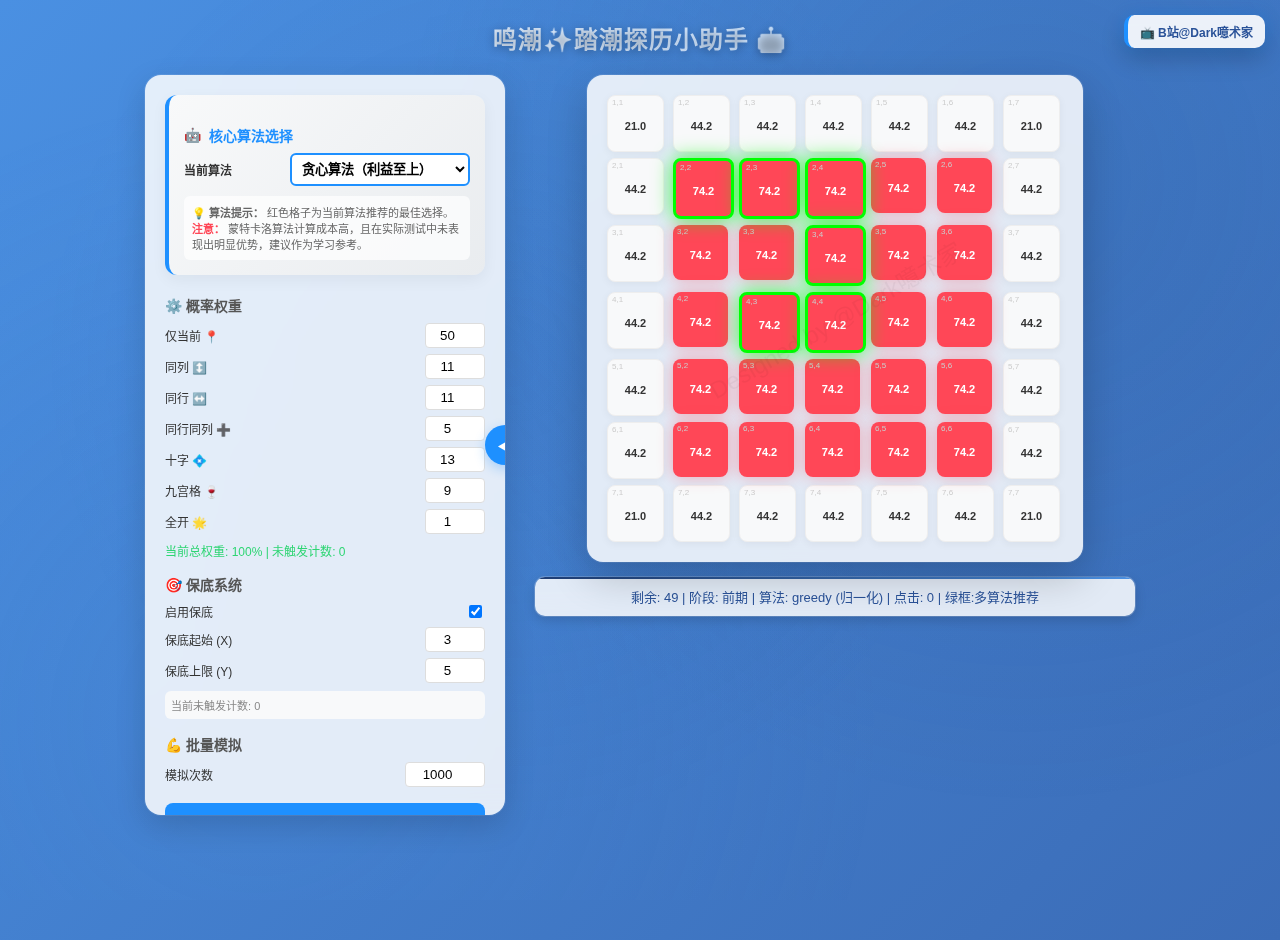
<file: index.html>
<!DOCTYPE html>
<html lang="zh-CN">
<head>
    <link rel="stylesheet" href="style.css">
    <meta charset="UTF-8">
    <meta name="viewport" content="width=device-width, initial-scale=1.0, maximum-scale=1.0, user-scalable=no">
    <title>鸣潮·踏潮探历算法助手 🤖</title>

</head>
<body>

<div class="watermark">
    <b>📺 B站@Dark噫术家</b>
</div>

<div class="header">
    <h2>鸣潮✨踏潮探历小助手 🤖</h2>
</div>

<div class="layout">
    <div class="config-panel" id="configPanel">
        <button class="toggle-btn" onclick="toggleConfig()" id="toggleBtn">◀</button>
        <div class="config-content">
            <!-- 算法选择部分移到最前面，并增加视觉强调 -->
            <div style="background: linear-gradient(135deg, #f8f9fa 0%, #e9ecef 100%); border-radius: 12px; padding: 15px; margin-bottom: 20px; border-left: 4px solid var(--accent); box-shadow: 0 5px 15px rgba(0,0,0,0.05);">
                <h3 style="margin-top:0; font-size:18px; color: var(--accent); display:flex; align-items:center;">
                    <span style="margin-right:8px;">🤖</span> 核心算法选择
                </h3>
                <div style="margin-bottom:10px;">
                    <div class="prob-input-group">
                        <label style="font-weight:bold;">当前算法</label>
                        <select id="algorithmSelect" onchange="updateAlgorithm(this.value)" style="width:180px; padding:6px; border:2px solid var(--accent); border-radius:6px; font-weight:bold; background:white;">
                            <option value="greedy">贪心算法（利益至上）</option>
                            <option value="heuristic">带权启发（战略布局）</option>
                            <option value="entropy">熵减算法（风险对冲）</option>
                            <option value="comprehensive">综合推荐（算法融合）</option>
                            <option value="mcts">蒙特卡洛搜索（深度前瞻）</option>
                            <option value="fastMCTS">快速蒙特卡洛（平衡型）</option>
                        </select>
                    </div>
                    <div class="prob-input-group" id="weightParamGroup" style="display:none;">
                        <label>探索权重 (w)</label>
                        <input type="number" id="heuristicWeight" value="1.0" step="0.1" min="0.1" max="5.0" onchange="updateHeuristicWeight(this.value)" style="width:60px; padding:4px; border:1px solid #ddd; border-radius:4px;">
                    </div>
                    <div class="prob-input-group" id="autoWeightGroup" style="display:none;">
                        <label>权重自动调整</label>
                        <input type="checkbox" id="autoWeight" onchange="toggleAutoWeight(this.checked)" style="width:auto;">
                    </div>
                    <div id="comprehensiveParamGroup" style="display:none; margin-top:10px;">
                        <div style="font-size:12px; margin-bottom:5px; color:#666; font-weight:bold;">参与综合的算法：</div>
                        <div style="display:flex; flex-wrap:wrap; gap:8px;">
                            <label style="font-size:11px; display:flex; align-items:center; background:#fff; padding:4px 8px; border-radius:4px; border:1px solid #ddd;">
                                <input type="checkbox" id="compGreedy" checked onchange="updateComprehensiveAlgorithms()"> 贪心
                            </label>
                            <label style="font-size:11px; display:flex; align-items:center; background:#fff; padding:4px 8px; border-radius:4px; border:1px solid #ddd;">
                                <input type="checkbox" id="compHeuristic" checked onchange="updateComprehensiveAlgorithms()"> 带权启发
                            </label>
                            <label style="font-size:11px; display:flex; align-items:center; background:#fff; padding:4px 8px; border-radius:4px; border:1px solid #ddd;">
                                <input type="checkbox" id="compEntropy" checked onchange="updateComprehensiveAlgorithms()"> 熵减
                            </label>
                            <label style="font-size:11px; display:flex; align-items:center; background:#fff; padding:4px 8px; border-radius:4px; border:1px solid #ddd;">
                                <input type="checkbox" id="compMCTS" onchange="updateComprehensiveAlgorithms()"> 蒙特卡洛
                            </label>
                        </div>
                    </div>
                    <div id="mctsParamGroup" style="display:none; margin-top:10px;">
                        <div class="prob-input-group">
                            <label>模拟次数</label>
                            <input type="number" id="mctsIterations" value="300" min="100" max="2000" onchange="updateMCTSIterations(this.value)" style="width:70px;">
                        </div>
                        <div class="prob-input-group">
                            <label>稳定性模式</label>
                            <input type="checkbox" id="mctsStable" checked onchange="updateMCTSStable(this.checked)" style="width:auto;">
                        </div>
                        <div style="font-size:11px; color:#666; margin-top:5px; padding:5px; background:#f8f9fa; border-radius:4px;">
                            <b>注意：</b> 蒙特卡洛基于随机模拟，结果会有正常波动。开启稳定性模式可减少波动。
                            <span style="color:#ff4757; font-weight:bold;">实际测试表明，蒙特卡洛算法在当前游戏机制下优势有限，计算成本较高。</span>
                        </div>
                    </div>
                    <div id="weightHelp" style="display:none; font-size:11px; color:#666; margin-top:8px; padding:8px; background:#fff; border-radius:6px; border:1px dashed #ddd;">
                        <b>探索权重说明：</b> w值越大，算法越倾向于选择周围未开格子多的位置（探索），w值越小则越关注当前格子直接收益（利用）。推荐值：1.0-2.0。
                    </div>
                </div>
                <div style="font-size:11px; color:#666; margin-top:8px; padding:8px; background:rgba(255,255,255,0.7); border-radius:6px;">
                    <b>💡 算法提示：</b> 红色格子为当前算法推荐的最佳选择。
                    <span style="color:#ff4757; font-weight:bold;">注意：</span> 蒙特卡洛算法计算成本高，且在实际测试中未表现出明显优势，建议作为学习参考。
                </div>
            </div>
            
            <h3 style="margin-top:0; font-size:16px;">⚙️ 概率权重</h3>
            <div id="probInputs"></div>
            <div id="probWarning" style="font-size: 12px; margin: 8px 0;"></div>
            
            <h3 style="margin-top:25px; font-size:16px;">🎯 保底系统</h3>
            <div style="margin-bottom:15px;">
                <div class="prob-input-group">
                    <label>启用保底</label>
                    <input type="checkbox" id="enablePity" onchange="updatePityEnable(this.checked)" style="width:auto;">
                </div>
                <div class="prob-input-group">
                    <label>保底起始 (X)</label>
                    <input type="number" id="pityStart" onchange="updatePityStart(this.value)" min="1" max="20">
                </div>
                <div class="prob-input-group">
                    <label>保底上限 (Y)</label>
                    <input type="number" id="pityMax" onchange="updatePityMax(this.value)" min="2" max="50">
                </div>
                <div style="font-size:11px; color:#888; margin-top:8px; padding:6px; background:#f8f9fa; border-radius:6px;">
                    当前未触发计数: <span id="currentMissesDisplay"></span>
                </div>
            </div>

            <h3 style="margin-top:20px; font-size:16px;">💪 批量模拟</h3>
            <div style="margin-bottom:10px;">
                <div class="prob-input-group">
                    <label>模拟次数</label>
                    <input type="number" id="simIterations" value="1000" min="10" max="10000" style="width:70px;">
                </div>
                <button class="btn-reset" onclick="runBatchSimulation()" style="margin-top:10px; background:var(--accent); padding: 12px; font-size: 14px;">开始批量模拟</button>
                <div id="simResults" style="margin-top:15px; font-size:12px; display:none;">
                    <h4 style="margin:0 0 8px 0; font-size:13px;">模拟结果</h4>
                    <div id="simResultsContent" style="overflow-x: auto;"></div>
                </div>
            </div>
            
            <button class="btn-reset" onclick="confirmReset()">🔄 重置进度</button>
        </div>
    </div>

    <div class="grid-area">
        <div class="grid" id="grid"></div>
        <div class="status-bar" id="statusBar">⏳ 等待操作...</div>
    </div>
</div>

<div id="menu">
    <h4 style="margin:0 0 10px 0; font-size:14px;">✨ 触发事件</h4>
    <div id="menuButtons"></div>
    <button class="menu-btn" onclick="closeMenu()" style="background:#eee; text-align:center; margin-top:5px;">取消</button>
</div>

<div id="winOverlay">
    <div class="win-card">
        <h2>🎉 探历达成！</h2>
        <p id="winMessage" style="color:#666; font-size:14px; line-height:1.6;"></p>
        <button onclick="confirmReset()" style="padding: 10px 20px; background: var(--primary); color:white; border:none; border-radius:8px; cursor:pointer; width:100%; font-weight:bold;">开启新一轮 🚀</button>
    </div>
</div>
<script src="script.js"></script>
</body>
</html>
</file>
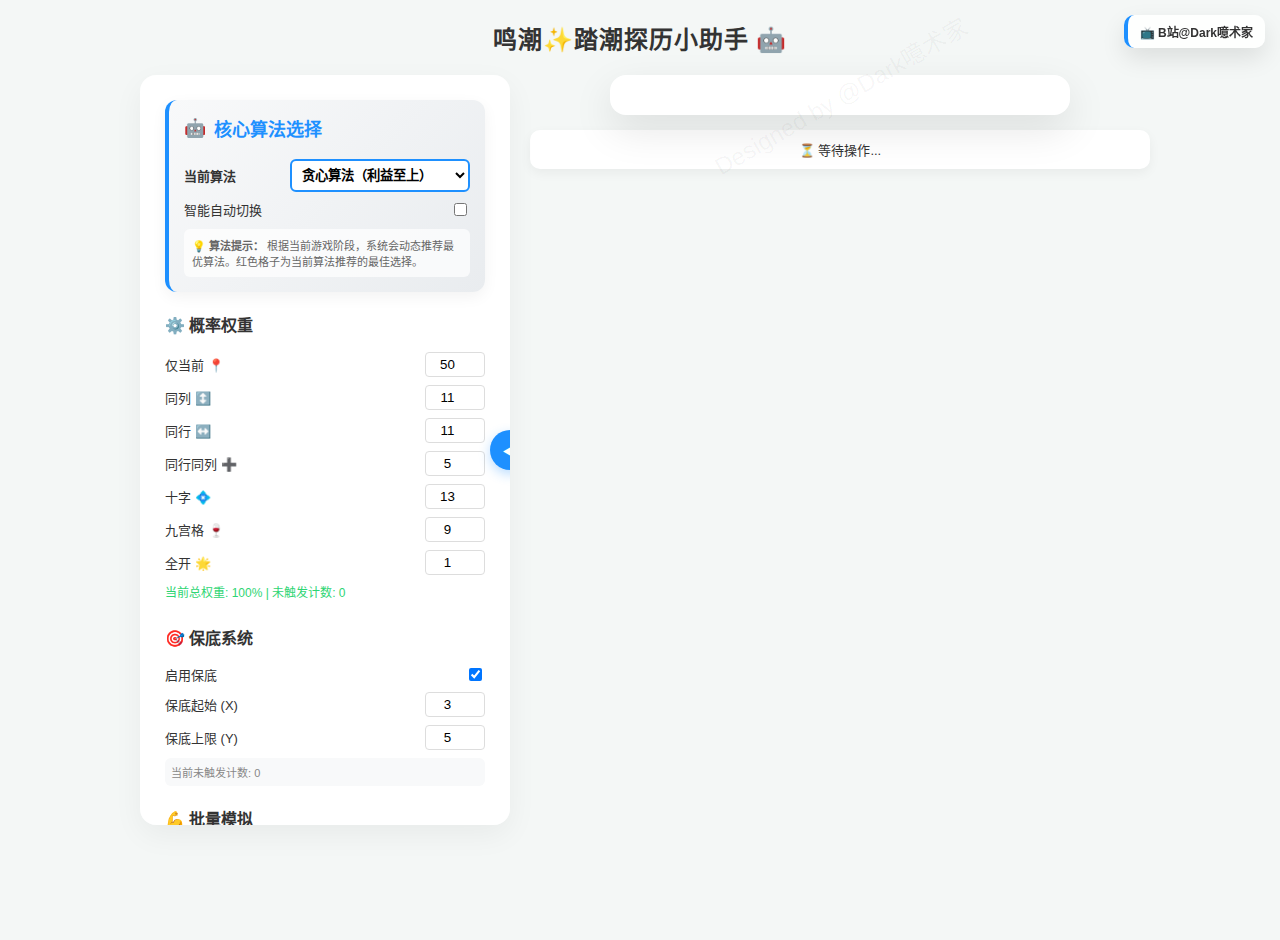
<file: 鸣潮踏潮探历小助手.html>
<!DOCTYPE html>
<html lang="zh-CN">
<head>
    <meta charset="UTF-8">
    <meta name="viewport" content="width=device-width, initial-scale=1.0, maximum-scale=1.0, user-scalable=no">
    <title>鸣潮·踏潮探历算法助手 🤖</title>
    <style>
        :root {
            --bg: #f4f7f6;
            --primary: #2ed573;
            --danger: #ff4757;
            --accent: #1e90ff;
            --card-bg: #ffffff;
            --text-main: #333333;
            --text-sub: #666666;
            --grid-gap: 6px;
        }

        body {
            font-family: 'PingFang SC', 'Microsoft YaHei', sans-serif;
            background: var(--bg);
            display: flex;
            flex-direction: column;
            align-items: center;
            padding: 20px;
            margin: 0;
            color: var(--text-main);
            min-height: 100vh;
        }

        /* 顶部标题 */
        .header { text-align: center; margin-bottom: 20px; width: 100%; }
        .header h2 { margin: 0; font-size: 24px; letter-spacing: 1px; }

        /* 核心布局 */
        .layout {
            display: flex;
            justify-content: center;
            gap: 30px;
            max-width: 1300px;
            width: 100%;
            transition: all 0.4s ease;
        }

        /* --- 配置面板 (响应式) --- */
        .config-panel {
            background: var(--card-bg);
            padding: 25px;
            border-radius: 16px;
            box-shadow: 0 10px 30px rgba(0,0,0,0.05);
            width: 320px;
            transition: all 0.4s cubic-bezier(0.4, 0, 0.2, 1);
            position: sticky;
            top: 20px;
            overflow: visible; /* 允许按钮显示在外部 */
            z-index: 100;
            flex-shrink: 0;
            /* 移除固定最小高度，让内容决定高度 */
            max-height: 90vh; /* 限制最大高度，防止过长 */
            overflow-y: auto; /* 如果内容过多，可以滚动 */
        }

        .config-content { 
            transition: opacity 0.3s ease, visibility 0.3s ease;
        }

        /* 电脑端折叠状态 - 基础样式，会被媒体查询覆盖 */
        .config-panel.collapsed {
            width: 10px;
            padding: 20px 5px;
            background: #eee;
            min-height: 400px; /* 保持与展开时相同的最小高度 */
        }
        .config-panel.collapsed .config-content { 
            opacity: 0; 
            visibility: hidden; 
            pointer-events: none; 
        }

        /* 切换按钮 - 基础样式，会被媒体查询覆盖 */
        .toggle-btn {
            position: absolute;
            right: -20px; /* 定位到侧边栏外部 */
            top: 50%;
            transform: translateY(-50%);
            background: var(--accent);
            color: white;
            border: none;
            border-radius: 50%; /* 圆形 */
            width: 40px; 
            height: 40px;
            cursor: pointer;
            z-index: 110;
            font-size: 16px;
            display: flex; 
            align-items: center; 
            justify-content: center;
            box-shadow: 0 4px 12px rgba(30, 144, 255, 0.3);
            transition: all 0.3s cubic-bezier(0.4, 0, 0.2, 1);
        }
        .toggle-btn:hover {
            background: #0a7be0;
            transform: translateY(-50%) scale(1.1);
            box-shadow: 0 6px 16px rgba(30, 144, 255, 0.4);
        }

        /* 移动端样式将在媒体查询中覆盖 */

        /* --- 网格区域 --- */
        .grid-area { 
            flex: 1; 
            display: flex; 
            flex-direction: column; 
            align-items: center; 
            max-width: 600px;
        }
        .grid {
            display: grid;
            grid-template-columns: repeat(7, 1fr);
            gap: var(--grid-gap);
            background: var(--card-bg);
            padding: 20px;
            border-radius: 16px;
            box-shadow: 0 15px 40px rgba(0,0,0,0.1);
            position: relative;
            z-index: 1;
            width: 100%;
            max-width: 420px;
            margin: 0 auto;
        }

        .cell {
            aspect-ratio: 1;
            background: #f8f9fa;
            border: 1px solid #eee;
            display: flex; 
            flex-direction: column;
            align-items: center; 
            justify-content: center;
            cursor: pointer; 
            border-radius: 8px;
            position: relative;
            transition: all 0.2s cubic-bezier(0.4, 0, 0.2, 1);
            z-index: 1;
            width: 100%;
        }

        /* 隐形水印 */
        .grid::after {
            content: "Designed by @Dark噫术家";
            position: absolute;
            top: 50%; left: 50%;
            transform: translate(-50%, -50%) rotate(-30deg);
            font-size: 24px;
            color: rgba(0, 0, 0, 0.04);
            white-space: nowrap;
            pointer-events: none;
            z-index: 10;
        }

        .cell:hover:not(.opened) { transform: translateY(-3px); box-shadow: 0 5px 15px rgba(0,0,0,0.1); border-color: var(--accent); }
        .cell .coord { font-size: 8px; color: #ccc; position: absolute; top: 2px; left: 4px; }
        .cell .score { font-size: 11px; font-weight: bold; margin-top: 4px; }

        .cell.opened { background: #fff !important; border-color: #f0f0f0; cursor: default; }
        .cell.opened::after { content: '✅'; font-size: 16px; }
        .cell.opened .score, .cell.opened .coord { display: none; }

        .cell.best { background: var(--danger) !important; color: white; z-index: 5; box-shadow: 0 0 15px rgba(255,71,87,0.4); border: none; }
        .cell.good { background: #ffa502 !important; color: white; z-index: 4; border: none; }
        .cell.combined-best { 
            border: 3px solid #00ff00 !important; 
            box-shadow: 0 0 20px rgba(0, 255, 0, 0.7) !important;
            animation: pulse-green 2s infinite;
            z-index: 6;
        }
        @keyframes pulse-green {
            0% { box-shadow: 0 0 0 0 rgba(0, 255, 0, 0.7); }
            70% { box-shadow: 0 0 0 10px rgba(0, 255, 0, 0); }
            100% { box-shadow: 0 0 0 0 rgba(0, 255, 0, 0); }
        }

        /* 其他组件 */
        .prob-input-group { margin-bottom: 8px; display: flex; align-items: center; justify-content: space-between; font-size: 13px; }
        .prob-input-group input { width: 50px; padding: 4px; border: 1px solid #ddd; border-radius: 4px; text-align: center; }
        .status-bar { margin-top: 15px; padding: 10px; border-radius: 10px; background: #fff; font-size: 13px; box-shadow: 0 4px 12px rgba(0,0,0,0.05); width: 100%; text-align: center; }
        .btn-reset { 
            margin-top: 15px; 
            width: 100%; 
            padding: 14px; 
            background: #2d3436; 
            color: white; 
            border: none; 
            border-radius: 8px; 
            cursor: pointer; 
            font-weight: bold; 
            font-size: 16px;
            -webkit-tap-highlight-color: transparent;
        }
        @media screen and (max-width: 768px) {
            .btn-reset {
                padding: 12px;
                font-size: 14px;
            }
        }

        /* 算法部分强调样式 */
        .algorithm-highlight {
            background: linear-gradient(135deg, #f8f9fa 0%, #e9ecef 100%);
            border-radius: 12px;
            padding: 15px;
            margin-bottom: 20px;
            border-left: 4px solid var(--accent);
            box-shadow: 0 5px 15px rgba(0,0,0,0.05);
        }
        
        .algorithm-title {
            margin-top: 0;
            font-size: 18px;
            color: var(--accent);
            display: flex;
            align-items: center;
        }
        
        .algorithm-select {
            width: 180px;
            padding: 6px;
            border: 2px solid var(--accent);
            border-radius: 6px;
            font-weight: bold;
            background: white;
        }

        /* 桌面端样式优化 */
        @media screen and (min-width: 769px) {
            .layout {
                align-items: flex-start; /* 防止子元素被拉伸 */
            }
            .config-panel {
                height: auto;
                position: sticky;
                top: 20px;
                max-height: 700px; /* 限制最大高度 */
                overflow-y: auto; /* 允许滚动 */
            }
            .config-panel.collapsed {
                width: 20px !important; /* 折叠宽度，更窄以适应圆形按钮 */
                height: auto; /* 高度由内容决定 */
                min-height: auto;
                max-height: 700px; /* 与展开时相同的最大高度 */
                padding: 20px 5px !important;
                background: #eee;
                overflow: hidden; /* 隐藏溢出的内容 */
            }
            .config-panel.collapsed .config-content { 
                opacity: 0; 
                visibility: hidden; 
                pointer-events: none; 
                height: 0; /* 不占高度 */
                overflow: hidden;
            }
            .toggle-btn {
                position: absolute;
                top: 50%;
                right: -20px; /* 定位到侧边栏右侧外部 */
                transform: translateY(-50%);
                width: 40px;
                height: 40px;
                border-radius: 50%;
                background: var(--accent);
                color: white;
                z-index: 110;
                display: flex;
                align-items: center;
                justify-content: center;
                box-shadow: 0 4px 12px rgba(30, 144, 255, 0.3);
                transition: all 0.3s cubic-bezier(0.4, 0, 0.2, 1);
            }
            .toggle-btn:hover {
                background: #0a7be0;
                transform: translateY(-50%) scale(1.1);
                box-shadow: 0 6px 16px rgba(30, 144, 255, 0.4);
            }
        }

        /* 手机端适配 (关键修改) */
        @media screen and (max-width: 768px) {
            body {
                padding: 10px;
            }
            .layout { 
                flex-direction: column; 
                align-items: center;
                gap: 10px;
            }
            .config-panel {
                position: relative; 
                top: 0; 
                width: 100% !important; 
                order: 2;
                margin-top: 10px; 
                padding: 15px; 
                height: auto;
                border-radius: 12px;
                max-width: 100%;
                min-height: auto !important; /* 覆盖桌面端的最小高度 */
                max-height: none !important; /* 覆盖桌面端的最大高度 */
                overflow-y: visible !important;
            }
            .config-panel.collapsed {
                height: auto; 
                width: 100% !important; 
                padding: 15px;
                min-height: auto !important; /* 覆盖桌面端的最小高度 */
                max-height: none !important;
                overflow: hidden;
                display: flex;
                flex-direction: column;
                align-items: center;
            }
            .toggle-btn {
                position: relative; /* 覆盖桌面端的绝对定位 */
                right: auto; 
                top: auto;
                transform: none;
                width: 50px; /* 圆形按钮 */
                height: 50px;
                border-radius: 50%;
                background: var(--accent);
                color: white;
                font-weight: bold;
                font-size: 18px;
                margin: 0 auto 10px auto; /* 居中 */
                box-shadow: 0 4px 12px rgba(30, 144, 255, 0.3);
                display: flex;
                align-items: center;
                justify-content: center;
            }
            .toggle-btn:hover {
                background: #0a7be0;
                transform: scale(1.05);
            }
            .grid-area {
                max-width: 100%;
            }
            .grid {
                grid-template-columns: repeat(7, 12vw);
                gap: 3px;
                padding: 8px;
                border-radius: 12px;
            }
            .cell { 
                width: 12vw; 
                height: 12vw; 
                border-radius: 6px;
            }
            .cell .coord { 
                font-size: 7px; 
                top: 1px; 
                left: 2px; 
            }
            .cell .score { 
                font-size: 9px; 
                margin-top: 2px; 
            }
            .watermark { 
                display: none; 
            }
            .header { 
                margin-bottom: 10px; 
            }
            .header h2 { 
                font-size: 18px; 
                padding: 0 10px;
                text-align: center;
            }
            .status-bar {
                margin-top: 10px;
                padding: 8px;
                font-size: 12px;
                border-radius: 8px;
            }
            .prob-input-group {
                font-size: 12px;
                margin-bottom: 6px;
            }
            .prob-input-group input,
            .prob-input-group select {
                width: 45px;
                padding: 5px 3px;
                font-size: 12px;
                min-height: 28px;
                box-sizing: border-box;
            }
            .prob-input-group select {
                width: 180px;
            }
            h3 {
                font-size: 14px !important;
                margin-top: 15px !important;
            }
            #simResults {
                font-size: 11px;
            }
            #simResultsContent {
                overflow-x: auto;
                -webkit-overflow-scrolling: touch;
            }
            #simResultsContent table {
                font-size: 10px;
                min-width: 300px;
            }
            #simResultsContent div[style*="grid-template-columns"] {
                grid-template-columns: repeat(7, 1fr);
                gap: 1px;
            }
            #simResultsContent div[style*="grid-template-columns"] div {
                font-size: 7px;
                padding: 2px;
            }
        }
        
        /* 超小屏幕适配 */
        @media screen and (max-width: 360px) {
            .grid {
                grid-template-columns: repeat(7, 1fr);
                gap: 2px;
                padding: 6px;
                max-width: 95vw;
            }
            .cell { 
                width: 100%;
                height: auto;
                aspect-ratio: 1;
                border-radius: 4px;
            }
            .cell .coord { 
                font-size: 6px; 
                top: 1px; 
                left: 1px; 
            }
            .cell .score { 
                font-size: 8px; 
                margin-top: 1px; 
            }
            .header h2 { 
                font-size: 15px; 
            }
            .config-panel {
                padding: 12px;
            }
            .toggle-btn {
                font-size: 12px;
                height: 45px;
            }
            .prob-input-group {
                font-size: 11px;
            }
            .prob-input-group input {
                width: 40px;
                font-size: 11px;
            }
            #simResultsContent table {
                min-width: 280px;
                font-size: 9px;
            }
            #simResultsContent div[style*="grid-template-columns"] div {
                font-size: 6px;
                padding: 1px;
            }
        }

        /* 浮动菜单 */
        #menu { display: none; position: fixed; background: white; border-radius: 12px; box-shadow: 0 15px 50px rgba(0,0,0,0.2); padding: 15px; z-index: 1000; min-width: 180px; }
        .menu-btn { display: block; width: 100%; padding: 10px; margin-bottom: 6px; border: none; background: #f8f9fa; border-radius: 8px; cursor: pointer; text-align: left; font-size: 13px; }
        .menu-btn:hover { background: var(--accent); color: white; }

        .watermark { position: fixed; top: 15px; right: 15px; background: rgba(255,255,255,0.9); padding: 8px 12px; border-radius: 10px; border-left: 4px solid var(--accent); box-shadow: 0 10px 25px rgba(0,0,0,0.1); z-index: 1000; font-size: 12px; }

        /* 呼吸灯特效 */
        @keyframes pulse {
            0% { box-shadow: 0 0 0 0 rgba(46, 213, 115, 0.7); }
            70% { box-shadow: 0 0 0 10px rgba(46, 213, 115, 0); }
            100% { box-shadow: 0 0 0 0 rgba(46, 213, 115, 0); }
        }
        .algorithm-pulse {
            animation: pulse 2s infinite;
            border-radius: 8px;
            padding: 2px 8px;
        }

        /* 恭喜弹窗 */
        #winOverlay {
            display: none; position: fixed; top: 0; left: 0; width: 100%; height: 100%;
            background: rgba(0,0,0,0.85); backdrop-filter: blur(8px); z-index: 2000;
            flex-direction: column; justify-content: center; align-items: center;
        }
        .win-card { background: #fff; padding: 30px; border-radius: 20px; text-align: center; width: 80%; max-width: 320px; animation: popIn 0.5s ease forwards; }
        @keyframes popIn { from { transform: scale(0.8); opacity: 0; } to { transform: scale(1); opacity: 1; } }
    </style>
</head>
<body>

<div class="watermark">
    <b>📺 B站@Dark噫术家</b>
</div>

<div class="header">
    <h2>鸣潮✨踏潮探历小助手 🤖</h2>
</div>

<div class="layout">
    <div class="config-panel" id="configPanel">
        <button class="toggle-btn" onclick="toggleConfig()" id="toggleBtn">◀</button>
        <div class="config-content">
            <!-- 算法选择部分移到最前面，并增加视觉强调 -->
            <div style="background: linear-gradient(135deg, #f8f9fa 0%, #e9ecef 100%); border-radius: 12px; padding: 15px; margin-bottom: 20px; border-left: 4px solid var(--accent); box-shadow: 0 5px 15px rgba(0,0,0,0.05);">
                <h3 style="margin-top:0; font-size:18px; color: var(--accent); display:flex; align-items:center;">
                    <span style="margin-right:8px;">🤖</span> 核心算法选择
                </h3>
                <div style="margin-bottom:10px;">
                    <div class="prob-input-group">
                        <label style="font-weight:bold;">当前算法</label>
                        <select id="algorithmSelect" onchange="updateAlgorithm(this.value)" style="width:180px; padding:6px; border:2px solid var(--accent); border-radius:6px; font-weight:bold; background:white;">
                            <option value="greedy">贪心算法（利益至上）</option>
                            <option value="heuristic">带权启发（战略布局）</option>
                            <option value="entropy">熵减算法（风险对冲）</option>
                            <option value="comprehensive">综合推荐（算法融合）</option>
                        </select>
                    </div>
                    <div class="prob-input-group">
                        <label>智能自动切换</label>
                        <input type="checkbox" id="autoAlgorithm" onchange="toggleAutoAlgorithm(this.checked)" style="width:auto;">
                    </div>
                    <div class="prob-input-group" id="weightParamGroup" style="display:none;">
                        <label>探索权重 (w)</label>
                        <div style="display:flex; align-items:center; gap:8px;">
                            <input type="number" id="heuristicWeight" value="1.0" step="0.1" min="0.1" max="5.0" onchange="updateHeuristicWeight(this.value)" style="width:60px; padding:4px; border:1px solid #ddd; border-radius:4px;">
                            <label style="font-size:11px; display:flex; align-items:center; white-space:nowrap;">
                                <input type="checkbox" id="autoWeight" checked onchange="toggleAutoWeight(this.checked)"> 自动
                            </label>
                        </div>
                    </div>
                    <div id="comprehensiveParamGroup" style="display:none; margin-top:10px;">
                        <div style="font-size:12px; margin-bottom:5px; color:#666; font-weight:bold;">参与综合的算法：</div>
                        <div style="display:flex; flex-wrap:wrap; gap:8px;">
                            <label style="font-size:11px; display:flex; align-items:center; background:#fff; padding:4px 8px; border-radius:4px; border:1px solid #ddd;">
                                <input type="checkbox" id="compGreedy" checked onchange="updateComprehensiveAlgorithms()"> 贪心
                            </label>
                            <label style="font-size:11px; display:flex; align-items:center; background:#fff; padding:4px 8px; border-radius:4px; border:1px solid #ddd;">
                                <input type="checkbox" id="compHeuristic" checked onchange="updateComprehensiveAlgorithms()"> 带权启发
                            </label>
                            <label style="font-size:11px; display:flex; align-items:center; background:#fff; padding:4px 8px; border-radius:4px; border:1px solid #ddd;">
                                <input type="checkbox" id="compEntropy" checked onchange="updateComprehensiveAlgorithms()"> 熵减
                            </label>
                        </div>
                    </div>
                    <div id="weightHelp" style="display:none; font-size:11px; color:#666; margin-top:8px; padding:8px; background:#fff; border-radius:6px; border:1px dashed #ddd;">
                        <b>探索权重说明：</b> w值越大，算法越倾向于选择周围未开格子多的位置（探索），w值越小则越关注当前格子直接收益（利用）。<br>
                        <span id="autoWeightStatus">当前：自动调整（根据游戏阶段动态变化）</span>
                    </div>
                </div>
                <div style="font-size:11px; color:#666; margin-top:8px; padding:8px; background:rgba(255,255,255,0.7); border-radius:6px;">
                    <b>💡 算法提示：</b> 根据当前游戏阶段，系统会动态推荐最优算法。红色格子为当前算法推荐的最佳选择。
                </div>
            </div>
            
            <h3 style="margin-top:0; font-size:16px;">⚙️ 概率权重</h3>
            <div id="probInputs"></div>
            <div id="probWarning" style="font-size: 12px; margin: 8px 0;"></div>
            
            <h3 style="margin-top:25px; font-size:16px;">🎯 保底系统</h3>
            <div style="margin-bottom:15px;">
                <div class="prob-input-group">
                    <label>启用保底</label>
                    <input type="checkbox" id="enablePity" onchange="updatePityEnable(this.checked)" style="width:auto;">
                </div>
                <div class="prob-input-group">
                    <label>保底起始 (X)</label>
                    <input type="number" id="pityStart" onchange="updatePityStart(this.value)" min="1" max="20">
                </div>
                <div class="prob-input-group">
                    <label>保底上限 (Y)</label>
                    <input type="number" id="pityMax" onchange="updatePityMax(this.value)" min="2" max="50">
                </div>
                <div style="font-size:11px; color:#888; margin-top:8px; padding:6px; background:#f8f9fa; border-radius:6px;">
                    当前未触发计数: <span id="currentMissesDisplay"></span>
                </div>
            </div>

            <h3 style="margin-top:20px; font-size:16px;">💪 批量模拟</h3>
            <div style="margin-bottom:10px;">
                <div class="prob-input-group">
                    <label>模拟次数</label>
                    <input type="number" id="simIterations" value="1000" min="10" max="10000" style="width:70px;">
                </div>
                <button class="btn-reset" onclick="runBatchSimulation()" style="margin-top:10px; background:var(--accent); padding: 12px; font-size: 14px;">开始批量模拟</button>
                <div id="simResults" style="margin-top:15px; font-size:12px; display:none;">
                    <h4 style="margin:0 0 8px 0; font-size:13px;">模拟结果</h4>
                    <div id="simResultsContent" style="overflow-x: auto;"></div>
                </div>
            </div>
            
            <button class="btn-reset" onclick="confirmReset()">🔄 重置进度</button>
        </div>
    </div>

    <div class="grid-area">
        <div class="grid" id="grid"></div>
        <div class="status-bar" id="statusBar">⏳ 等待操作...</div>
    </div>
</div>

<div id="menu">
    <h4 style="margin:0 0 10px 0; font-size:14px;">✨ 触发事件</h4>
    <div id="menuButtons"></div>
    <button class="menu-btn" onclick="closeMenu()" style="background:#eee; text-align:center; margin-top:5px;">取消</button>
</div>

<div id="winOverlay">
    <div class="win-card">
        <h2>🎉 探历达成！</h2>
        <p id="winMessage" style="color:#666; font-size:14px; line-height:1.6;"></p>
        <button onclick="confirmReset()" style="padding: 10px 20px; background: var(--primary); color:white; border:none; border-radius:8px; cursor:pointer; width:100%; font-weight:bold;">开启新一轮 🚀</button>
    </div>
</div>

<script>
const size = 7;
const STORAGE_KEY = 'MC_EVENT_HELPER_V1.2_MOBILE';
const defaultData = {
    grid: Array(size * size).fill(false),
    probs: [33, 14, 14, 7, 18, 13, 1],
    clicks: 0,
    enablePity: true,
    pityStart: 3,
    pityMax: 5,
    currentMisses: 0,
    currentAlgorithm: 'greedy',
    heuristicWeight: 1.0,
    autoAlgorithm: false,
    autoWeight: true
};

let state = loadState();
let activePos = { r: -1, c: -1 };

// --- 适配与折叠逻辑 ---
function toggleConfig() {
    const panel = document.getElementById('configPanel');
    const btn = document.getElementById('toggleBtn');
    const isMobile = window.innerWidth <= 768;

    panel.classList.toggle('collapsed');

    if (panel.classList.contains('collapsed')) {
        // 折叠状态
        if (isMobile) {
            btn.innerHTML = '🔽'; // 移动端使用向下箭头
        } else {
            btn.innerHTML = '▶'; // 桌面端使用向右箭头
        }
    } else {
        // 展开状态
        if (isMobile) {
            btn.innerHTML = '🔼'; // 移动端使用向上箭头
        } else {
            btn.innerHTML = '◀'; // 桌面端使用向左箭头
        }
    }
}

function loadState() {
    const saved = localStorage.getItem(STORAGE_KEY);
    if (!saved) {
        return JSON.parse(JSON.stringify(defaultData));
    }
    
    try {
        const loaded = JSON.parse(saved);
        // 确保所有字段都存在，使用默认值填充缺失字段
        const result = {
            ...JSON.parse(JSON.stringify(defaultData)),
            ...loaded
        };
        
        // 确保数组是新的引用
        result.grid = Array.isArray(loaded.grid) ? [...loaded.grid] : [...defaultData.grid];
        result.probs = Array.isArray(loaded.probs) ? [...loaded.probs] : [...defaultData.probs];
        
        // 确保数值字段正确
        result.clicks = Number.isInteger(loaded.clicks) ? loaded.clicks : defaultData.clicks;
        result.enablePity = typeof loaded.enablePity === 'boolean' ? loaded.enablePity : defaultData.enablePity;
        result.pityStart = Number.isInteger(loaded.pityStart) ? loaded.pityStart : defaultData.pityStart;
        result.pityMax = Number.isInteger(loaded.pityMax) ? loaded.pityMax : defaultData.pityMax;
        result.currentMisses = Number.isInteger(loaded.currentMisses) ? loaded.currentMisses : defaultData.currentMisses;
        // 处理算法标识符的转换：将'weighted'转换为'heuristic'
        let loadedAlgorithm = typeof loaded.currentAlgorithm === 'string' ? loaded.currentAlgorithm : defaultData.currentAlgorithm;
        if (loadedAlgorithm === 'weighted') {
            loadedAlgorithm = 'heuristic';
        }
        result.currentAlgorithm = loadedAlgorithm;
        result.heuristicWeight = typeof loaded.heuristicWeight === 'number' ? loaded.heuristicWeight : defaultData.heuristicWeight;
        result.autoAlgorithm = typeof loaded.autoAlgorithm === 'boolean' ? loaded.autoAlgorithm : defaultData.autoAlgorithm;
        
        // 确保grid长度正确
        if (result.grid.length !== 49) {
            result.grid = Array(49).fill(false);
        }
        
        return result;
    } catch (e) {
        console.error('加载状态失败，使用默认值:', e);
        return JSON.parse(JSON.stringify(defaultData));
    }
}

function saveState() { localStorage.setItem(STORAGE_KEY, JSON.stringify(state)); }

function init() {
    // 确保状态正确加载
    state = loadState();
    
    // 渲染输入框
    const probContainer = document.getElementById('probInputs');
    probContainer.innerHTML = '';
    const labels = ["仅当前 📍", "同列 ↕️", "同行 ↔️", "同行同列 ➕", "十字 💠", "九宫格 🍷", "全开 🌟"];

    labels.forEach((label, i) => {
        const div = document.createElement('div');
        div.className = 'prob-input-group';
        div.innerHTML = `<label>${label}</label><input type="number" id="p${i}" value="${state.probs[i]}" onchange="updateProbs(${i}, this.value)" min="0" max="100">`;
        probContainer.appendChild(div);
    });

    // 渲染保底配置
    document.getElementById('enablePity').checked = state.enablePity;
    document.getElementById('pityStart').value = state.pityStart;
    document.getElementById('pityMax').value = state.pityMax;
    document.getElementById('currentMissesDisplay').textContent = state.currentMisses;
    
    // 渲染算法选择
    document.getElementById('algorithmSelect').value = state.currentAlgorithm;
    document.getElementById('heuristicWeight').value = state.heuristicWeight.toFixed(1);
    document.getElementById('autoAlgorithm').checked = false; // 不再使用
    
    // 初始化自动权重开关
    if (state.autoWeight === undefined) state.autoWeight = true;
    document.getElementById('autoWeight').checked = state.autoWeight;
    toggleAutoWeight(state.autoWeight);
    
    // 初始化综合推荐算法选择
    if (!state.comprehensiveAlgorithms) {
        state.comprehensiveAlgorithms = {
            greedy: true,
            heuristic: true,
            entropy: true
        };
    }
    document.getElementById('compGreedy').checked = state.comprehensiveAlgorithms.greedy;
    document.getElementById('compHeuristic').checked = state.comprehensiveAlgorithms.heuristic;
    document.getElementById('compEntropy').checked = state.comprehensiveAlgorithms.entropy;
    
    // 根据算法显示/隐藏参数组
    const weightGroup = document.getElementById('weightParamGroup');
    const comprehensiveGroup = document.getElementById('comprehensiveParamGroup');
    const weightHelp = document.getElementById('weightHelp');
    
    if (state.currentAlgorithm === 'heuristic') {
        weightGroup.style.display = 'flex';
        comprehensiveGroup.style.display = 'none';
        weightHelp.style.display = 'block';
    } else if (state.currentAlgorithm === 'comprehensive') {
        weightGroup.style.display = 'none';
        comprehensiveGroup.style.display = 'block';
        weightHelp.style.display = 'none';
    } else {
        weightGroup.style.display = 'none';
        comprehensiveGroup.style.display = 'none';
        weightHelp.style.display = 'none';
    }

    // 渲染网格
    const gridEl = document.getElementById('grid');
    gridEl.innerHTML = '';
    for (let i = 0; i < 49; i++) {
        const r = Math.floor(i / 7), c = i % 7;
        const cell = document.createElement('div');
        cell.className = 'cell' + (state.grid[i] ? ' opened' : '');
        cell.id = `cell-${i}`;
        cell.innerHTML = `<span class="coord">${r+1},${c+1}</span><span class="score" id="s-${i}">0</span>`;
        cell.onclick = (e) => showMenu(r, c, e);
        gridEl.appendChild(cell);
    }

    // 渲染菜单按钮
    const menuBtns = document.getElementById('menuButtons');
    menuBtns.innerHTML = '';
    labels.forEach((label, i) => {
        const btn = document.createElement('button');
        btn.className = 'menu-btn';
        btn.innerText = label;
        btn.onclick = () => applyEvent(i + 1);
        menuBtns.appendChild(btn);
    });
    
    // 初始化折叠按钮状态
    const isMobile = window.innerWidth <= 768;
    const btn = document.getElementById('toggleBtn');
    if (isMobile) {
        btn.innerHTML = '🔼';
    } else {
        btn.innerHTML = '◀';
    }
    
    updateAnalysis();
}

// --- 音效系统 ---
function playEffect(type) {
    const audioCtx = new (window.AudioContext || window.webkitAudioContext)();
    const now = audioCtx.currentTime;
    const osc = (f, s, d, w='sine') => {
        const o = audioCtx.createOscillator();
        const g = audioCtx.createGain();
        o.type = w; o.frequency.setValueAtTime(f, s);
        g.gain.setValueAtTime(0.08, s); g.gain.exponentialRampToValueAtTime(0.0001, s + d);
        o.connect(g); g.connect(audioCtx.destination);
        o.start(s); o.stop(s + d);
    };
    if(type === 1) osc(880, now, 0.1);
    else if(type === 7) [523, 659, 783, 1046].forEach((f, i) => osc(f, now + i*0.1, 0.5));
    else osc(587, now, 0.15, 'triangle');
}

// --- 逻辑处理 ---
function updateProbs(i, val) { state.probs[i] = parseInt(val) || 0; updateAnalysis(); }
function updatePityEnable(checked) { state.enablePity = checked; updateAnalysis(); }
function updatePityStart(val) { state.pityStart = parseInt(val) || 3; updateAnalysis(); }
function updatePityMax(val) { state.pityMax = parseInt(val) || 5; updateAnalysis(); }
function updateAlgorithm(val) {
    state.currentAlgorithm = val;
    // 移除autoAlgorithm相关逻辑，因为不再有动态切换
    state.autoAlgorithm = false;
    document.getElementById('autoAlgorithm').checked = false;
    
    const weightGroup = document.getElementById('weightParamGroup');
    const comprehensiveGroup = document.getElementById('comprehensiveParamGroup');
    const weightHelp = document.getElementById('weightHelp');
    
    if (val === 'heuristic') {
        weightGroup.style.display = 'flex';
        comprehensiveGroup.style.display = 'none';
        weightHelp.style.display = 'block';
    } else if (val === 'comprehensive') {
        weightGroup.style.display = 'none';
        comprehensiveGroup.style.display = 'block';
        weightHelp.style.display = 'none';
    } else {
        weightGroup.style.display = 'none';
        comprehensiveGroup.style.display = 'none';
        weightHelp.style.display = 'none';
    }
    updateAnalysis();
}
function toggleAutoAlgorithm(checked) {
    state.autoAlgorithm = checked;
    if (checked) {
        document.getElementById('algorithmSelect').value = 'auto';
        state.currentAlgorithm = 'auto';
    }
    updateAnalysis();
}

function updateHeuristicWeight(val) {
    // 如果启用了自动权重，不允许手动修改
    if (state.autoWeight !== false) {
        // 恢复显示值
        document.getElementById('heuristicWeight').value = state.heuristicWeight.toFixed(1);
        return;
    }
    state.heuristicWeight = parseFloat(val) || 1.0;
    updateAnalysis();
}

function toggleAutoWeight(checked) {
    state.autoWeight = checked;
    const weightInput = document.getElementById('heuristicWeight');
    const statusSpan = document.getElementById('autoWeightStatus');
    
    if (checked) {
        // 启用自动权重，输入框变灰
        weightInput.disabled = true;
        weightInput.style.backgroundColor = '#f5f5f5';
        statusSpan.textContent = '当前：自动调整（根据游戏阶段动态变化）';
        // 根据当前状态重新计算权重
        updateAnalysis();
    } else {
        // 禁用自动权重，输入框可用
        weightInput.disabled = false;
        weightInput.style.backgroundColor = 'white';
        statusSpan.textContent = '当前：手动调整';
    }
    saveState();
}

function updateComprehensiveAlgorithms() {
    // 保存选择的算法到state
    state.comprehensiveAlgorithms = {
        greedy: document.getElementById('compGreedy').checked,
        heuristic: document.getElementById('compHeuristic').checked,
        entropy: document.getElementById('compEntropy').checked
    };
    updateAnalysis();
}

function showMenu(r, c, e) {
    if (state.grid[r * 7 + c]) return;
    activePos = { r, c };
    const menu = document.getElementById('menu');
    menu.style.display = 'block';
    
    // 获取点击位置
    const clickX = e.clientX || e.pageX;
    const clickY = e.clientY || e.pageY;
    
    // 菜单尺寸
    const menuWidth = 200;
    const menuHeight = 300;
    
    // 计算位置，确保在视口内
    let left = clickX;
    let top = clickY;
    
    // 检查右边界
    if (left + menuWidth > window.innerWidth) {
        left = window.innerWidth - menuWidth - 10;
    }
    // 检查下边界
    if (top + menuHeight > window.innerHeight) {
        top = window.innerHeight - menuHeight - 10;
    }
    // 确保不小于0
    left = Math.max(10, left);
    top = Math.max(10, top);
    
    menu.style.left = left + 'px';
    menu.style.top = top + 'px';
}

function closeMenu() { document.getElementById('menu').style.display = 'none'; }

function applyEvent(type) {
    playEffect(type);
    const { r, c } = activePos;
    const mark = (row, col) => {
        if (row >= 0 && row < 7 && col >= 0 && col < 7) {
            const idx = row * 7 + col;
            state.grid[idx] = true;
            document.getElementById(`cell-${idx}`).classList.add('opened');
        }
    };
    if (type === 1) {
        mark(r, c);
        state.currentMisses++;
    } else {
        // 类型 2-7
        if (type === 2) for(let i=0; i<7; i++) mark(i, c);
        else if (type === 3) for(let i=0; i<7; i++) mark(r, i);
        else if (type === 4) { for(let i=0; i<7; i++) { mark(i, c); mark(r, i); } }
        else if (type === 5) { mark(r, c); mark(r-1,c); mark(r+1,c); mark(r,c-1); mark(r,c+1); }
        else if (type === 6) { for(let i=-1; i<=1; i++) for(let j=-1; j<=1; j++) mark(r+i, c+j); }
        else if (type === 7) { state.grid.fill(true); init(); }
        state.currentMisses = 0;
    }

    state.clicks++;
    closeMenu();
    updateAnalysis();
}

// 算法对象
const Algorithms = {
    // 贪心算法：计算基础收益，后续会统一归一化
    greedy: function(p, grid) {
        let scores = [];
        for (let i = 0; i < 49; i++) {
            const r = Math.floor(i / 7), c = i % 7;
            if (grid[i]) continue;
            let g = 0;
            // 基础收益计算（与其他算法保持一致）
            let rg=0, cg=0, comb=0, cross=0, box=0;
            for(let j=0; j<7; j++) {
                if(!grid[r*7+j]) { rg++; comb++; }
                if(!grid[j*7+c]) { cg++; if(j!==r) comb++; }
            }
            g = p[0]*1 + p[1]*cg + p[2]*rg + p[3]*comb;
            [[0,0],[1,0],[-1,0],[0,1],[0,-1]].forEach(o => {
                let nr=r+o[0], nc=c+o[1];
                if(nr>=0&&nr<7&&nc>=0&&nc<7 && !grid[nr*7+nc]) cross++;
            });
            for(let dr=-1;dr<=1;dr++) for(let dc=-1;dc<=1;dc++){
                let nr=r+dr, nc=c+dc;
                if(nr>=0&&nr<7&&nc>=0&&nc<7 && !grid[nr*7+nc]) box++;
            }
            g += p[4]*cross + p[5]*box + p[6]*(grid.filter(v=>!v).length);
            scores.push({ i, score: g });
        }
        return scores;
    },
    
    // 带权启发式：f(n) = g(n) + w * h(n)
    heuristic: function(p, grid, weight) {
        let scores = [];
        // 计算每个格子的 g(n)（基础收益）
        for (let i = 0; i < 49; i++) {
            const r = Math.floor(i / 7), c = i % 7;
            if (grid[i]) continue;
            let g = 0;
            // 基础收益计算（与贪心相同）
            let rg=0, cg=0, comb=0, cross=0, box=0;
            for(let j=0; j<7; j++) {
                if(!grid[r*7+j]) { rg++; comb++; }
                if(!grid[j*7+c]) { cg++; if(j!==r) comb++; }
            }
            g = p[0]*1 + p[1]*cg + p[2]*rg + p[3]*comb;
            [[0,0],[1,0],[-1,0],[0,1],[0,-1]].forEach(o => {
                let nr=r+o[0], nc=c+o[1];
                if(nr>=0&&nr<7&&nc>=0&&nc<7 && !grid[nr*7+nc]) cross++;
            });
            for(let dr=-1;dr<=1;dr++) for(let dc=-1;dc<=1;dc++){
                let nr=r+dr, nc=c+dc;
                if(nr>=0&&nr<7&&nc>=0&&nc<7 && !grid[nr*7+nc]) box++;
            }
            g += p[4]*cross + p[5]*box + p[6]*(grid.filter(v=>!v).length);
            
            // 改进的启发式函数 h(n)：考虑更全面的探索价值
            // 1. 周围未开启格子数量（3x3区域）
            let h_local = 0;
            for(let dr=-1;dr<=1;dr++) {
                for(let dc=-1;dc<=1;dc++) {
                    let nr=r+dr, nc=c+dc;
                    if(nr>=0&&nr<7&&nc>=0&&nc<7 && !grid[nr*7+nc]) {
                        h_local++;
                    }
                }
            }
            // 2. 行列潜在收益：该格子所在行和列的未开启格子数
            let row_unopened = 0;
            let col_unopened = 0;
            for(let j=0; j<7; j++) {
                if(!grid[r*7+j]) row_unopened++;
                if(!grid[j*7+c]) col_unopened++;
            }
            // 3. 综合启发式值：加权组合
            // 归一化：h_local最大9，row_unopened和col_unopened最大7
            const h_local_norm = h_local / 9;
            const row_norm = row_unopened / 7;
            const col_norm = col_unopened / 7;
            
            // 综合启发式值：更注重局部探索，但也考虑行列潜力
            const h = h_local_norm * 0.6 + row_norm * 0.2 + col_norm * 0.2;
            
            // 调整权重应用：当g值较大时，权重影响应相对减小
            const g_normalized = g / 100; // 估计g的最大值大约在100左右
            const adjusted_weight = weight * (1 - Math.min(g_normalized, 0.5));
            
            const f = g + adjusted_weight * h * 50; // 乘以50以匹配g的尺度
            scores.push({ i, score: f });
        }
        return scores;
    },
    
    // 熵减算法：优先计算并标注周围邻居（未开启空格）最少的孤立格子
    entropy: function(p, grid) {
        let scores = [];
        
        // 首先，计算每个格子的孤立度
        for (let i = 0; i < 49; i++) {
            const r = Math.floor(i / 7), c = i % 7;
            if (grid[i]) continue;
            
            // 基础收益 g(n)
            let g = 0;
            let rg=0, cg=0, comb=0, cross=0, box=0;
            for(let j=0; j<7; j++) {
                if(!grid[r*7+j]) { rg++; comb++; }
                if(!grid[j*7+c]) { cg++; if(j!==r) comb++; }
            }
            g = p[0]*1 + p[1]*cg + p[2]*rg + p[3]*comb;
            [[0,0],[1,0],[-1,0],[0,1],[0,-1]].forEach(o => {
                let nr=r+o[0], nc=c+o[1];
                if(nr>=0&&nr<7&&nc>=0&&nc<7 && !grid[nr*7+nc]) cross++;
            });
            for(let dr=-1;dr<=1;dr++) for(let dc=-1;dc<=1;dc++){
                let nr=r+dr, nc=c+dc;
                if(nr>=0&&nr<7&&nc>=0&&nc<7 && !grid[nr*7+nc]) box++;
            }
            g += p[4]*cross + p[5]*box + p[6]*(grid.filter(v=>!v).length);
            
            // 计算周围未开启邻居的数量（8连通，包括对角线）
            let neighborCount = 0;
            for(let dr=-1;dr<=1;dr++) {
                for(let dc=-1;dc<=1;dc++) {
                    if(dr===0 && dc===0) continue;
                    let nr=r+dr, nc=c+dc;
                    if(nr>=0&&nr<7&&nc>=0&&nc<7 && !grid[nr*7+nc]) {
                        neighborCount++;
                    }
                }
            }
            
            // 计算孤立度：邻居越少，孤立度越高
            // 最大邻居数是8
            const isolationScore = (8 - neighborCount) / 8;
            
            // 计算区域密度：周围3x3区域内未开启格子的比例
            let areaUnopened = 0;
            let areaTotal = 0;
            for(let dr=-1;dr<=1;dr++) {
                for(let dc=-1;dc<=1;dc++) {
                    let nr=r+dr, nc=c+dc;
                    if(nr>=0&&nr<7&&nc>=0&&nc<7) {
                        areaTotal++;
                        if(!grid[nr*7+nc]) areaUnopened++;
                    }
                }
            }
            const densityScore = areaUnopened / areaTotal;
            
            // 最终分数 = 基础收益 + 孤立度权重 + 密度权重
            // 调整权重：在游戏后期，更注重清理孤立格子
            const totalUnopened = grid.filter(v=>!v).length;
            const gamePhase = totalUnopened / 49; // 0-1，越小表示越后期
            
            // 后期时增加孤立度权重
            const isolationWeight = 80 * (1 - gamePhase);
            const densityWeight = 30 * gamePhase;
            
            const score = g + isolationScore * isolationWeight + densityScore * densityWeight;
            scores.push({ i, score: score });
        }
        return scores;
    },
    
    // 综合推荐算法：根据选择的算法计算综合分数
    comprehensive: function(p, grid, heuristicWeight, selectedAlgorithms) {
        let scores = [];
        
        // 如果没有指定选择的算法，使用默认（全部）
        if (!selectedAlgorithms) {
            selectedAlgorithms = {
                greedy: true,
                heuristic: true,
                entropy: true
            };
        }
        
        // 计算选择的算法的分数
        const algorithmScores = [];
        const algorithmMaps = [];
        
        if (selectedAlgorithms.greedy) {
            const greedyScores = this.greedy(p, grid);
            const greedyMap = new Map();
            greedyScores.forEach(s => greedyMap.set(s.i, s.score));
            algorithmMaps.push(greedyMap);
        }
        if (selectedAlgorithms.heuristic) {
            const heuristicScores = this.heuristic(p, grid, heuristicWeight);
            const heuristicMap = new Map();
            heuristicScores.forEach(s => heuristicMap.set(s.i, s.score));
            algorithmMaps.push(heuristicMap);
        }
        if (selectedAlgorithms.entropy) {
            const entropyScores = this.entropy(p, grid);
            const entropyMap = new Map();
            entropyScores.forEach(s => entropyMap.set(s.i, s.score));
            algorithmMaps.push(entropyMap);
        }
        
        // 如果没有选择任何算法，返回空数组
        if (algorithmMaps.length === 0) {
            return [];
        }
        
        // 计算每个格子的综合分数（所选算法的平均值）
        for (let i = 0; i < 49; i++) {
            if (grid[i]) continue;
            
            let sum = 0;
            let count = 0;
            
            for (const map of algorithmMaps) {
                const score = map.get(i);
                if (score !== undefined) {
                    sum += score;
                    count++;
                }
            }
            
            const combinedScore = count > 0 ? sum / count : 0;
            scores.push({ i, score: combinedScore });
        }
        
        return scores;
    }
};

// 模拟单个游戏直到完成，返回点击次数
function runSimulation(algorithmType, iterations = 1000) {
    // 复制当前状态设置
    const baseProbs = [...state.probs];
    const enablePity = state.enablePity;
    const pityStart = state.pityStart;
    const pityMax = state.pityMax;
    const heuristicWeight = state.heuristicWeight;
    
    // 模拟函数
    function simulateOneGame() {
        let grid = Array(49).fill(false);
        let clicks = 0;
        let currentMisses = 0;
        
        // 辅助函数：应用事件
        const applyEventToGrid = (type, r, c, grid) => {
            const mark = (row, col) => {
                if (row >= 0 && row < 7 && col >= 0 && col < 7) {
                    const idx = row * 7 + col;
                    grid[idx] = true;
                }
            };
            if (type === 1) {
                mark(r, c);
                currentMisses++;
            } else {
                if (type === 2) for(let i=0; i<7; i++) mark(i, c);
                else if (type === 3) for(let i=0; i<7; i++) mark(r, i);
                else if (type === 4) { for(let i=0; i<7; i++) { mark(i, c); mark(r, i); } }
                else if (type === 5) { mark(r, c); mark(r-1,c); mark(r+1,c); mark(r,c-1); mark(r,c+1); }
                else if (type === 6) { for(let i=-1; i<=1; i++) for(let j=-1; j<=1; j++) mark(r+i, c+j); }
                else if (type === 7) { grid.fill(true); }
                currentMisses = 0;
            }
            return grid;
        };
        
        // 选择事件类型（考虑保底）
        const chooseEventType = () => {
            // 检查是否达到最大保底次数，如果是则必触发非类型1事件
            if (enablePity && currentMisses >= pityMax) {
                // 必触发非类型1事件（2-7）
                // 随机选择2-7中的一种，按原始概率比例
                const nonType1Probs = baseProbs.slice(1); // 获取类型2-7的概率
                const totalNonType1 = nonType1Probs.reduce((a, b) => a + b, 0);
                const normalizedNonType1 = nonType1Probs.map(p => p / totalNonType1);
                
                const rand = Math.random();
                let accum = 0;
                for (let i = 0; i < 6; i++) {
                    accum += normalizedNonType1[i];
                    if (rand <= accum) return i + 2; // 返回2-7
                }
                return 7; // 默认
            }
            
            // 动态概率调整
            let adjustedProbs = [...baseProbs];
            if (enablePity && currentMisses >= pityStart) {
                const progress = Math.min((currentMisses - pityStart + 1) / (pityMax - pityStart + 1), 1.0);
                // 逐步增加非类型1事件的概率
                // 类型1的概率减少，其他类型的概率按比例增加
                const type1Reduction = 0.5 * progress; // 最多减少50%
                adjustedProbs[0] = baseProbs[0] * (1 - type1Reduction);
                
                // 将减少的概率分配到其他类型
                const reductionAmount = baseProbs[0] * type1Reduction;
                const otherTotal = baseProbs.slice(1).reduce((a, b) => a + b, 0);
                
                for (let i = 1; i < 7; i++) {
                    adjustedProbs[i] = baseProbs[i] + (reductionAmount * (baseProbs[i] / otherTotal));
                }
            }
            
            // 归一化
            const sum = adjustedProbs.reduce((a, b) => a + b, 0);
            const normalized = adjustedProbs.map(p => p / sum);
            
            // 随机选择
            const rand = Math.random();
            let accum = 0;
            for (let i = 0; i < 7; i++) {
                accum += normalized[i];
                if (rand <= accum) return i + 1;
            }
            return 7;
        };
        
        // 选择最佳格子
        const chooseBestCell = (grid, algorithmType) => {
            // 动态概率调整（用于计算分数，与chooseEventType一致）
            let adjustedProbs = [...baseProbs];
            if (enablePity && currentMisses >= pityStart) {
                const progress = Math.min((currentMisses - pityStart + 1) / (pityMax - pityStart + 1), 1.0);
                
                // 如果达到最大保底次数，类型1的概率为0
                if (currentMisses >= pityMax) {
                    adjustedProbs[0] = 0;
                    // 其他类型的概率按原始比例分配
                    const otherTotal = baseProbs.slice(1).reduce((a, b) => a + b, 0);
                    for (let i = 1; i < 7; i++) {
                        adjustedProbs[i] = (baseProbs[i] / otherTotal) * 100;
                    }
                } else {
                    // 逐步调整概率
                    const type1Reduction = 0.5 * progress;
                    adjustedProbs[0] = baseProbs[0] * (1 - type1Reduction);
                    
                    // 将减少的概率分配到其他类型
                    const reductionAmount = baseProbs[0] * type1Reduction;
                    const otherTotal = baseProbs.slice(1).reduce((a, b) => a + b, 0);
                    
                    for (let i = 1; i < 7; i++) {
                        adjustedProbs[i] = baseProbs[i] + (reductionAmount * (baseProbs[i] / otherTotal));
                    }
                }
                
                // 确保总和为100
                const total = adjustedProbs.reduce((a, b) => a + b, 0);
                if (total > 0) {
                    for (let i = 0; i < 7; i++) {
                        adjustedProbs[i] = (adjustedProbs[i] * 100) / total;
                    }
                }
            }
            const p = adjustedProbs.map(v => v / 100);
            
            // 如果算法类型是'auto'，根据当前未开启格子数动态选择算法
            let actualAlgorithm = algorithmType;
            if (algorithmType === 'auto') {
                // 计算未开启格子数
                let unopened = 0;
                for (let i = 0; i < 49; i++) {
                    if (!grid[i]) unopened++;
                }
                // 使用带滞后的阶段判断
                let stageForSim;
                if (unopened > 37) {
                    stageForSim = "前期";
                } else if (unopened > 35 && window.lastStage === "前期") {
                    stageForSim = "前期";
                } else if (unopened >= 17) {
                    stageForSim = "中期";
                } else if (unopened >= 15 && window.lastStage === "中期") {
                    stageForSim = "中期";
                } else if (unopened >= 13) {
                    stageForSim = "后期";
                } else {
                    stageForSim = "末期";
                }
                
                if (stageForSim === "前期") {
                    actualAlgorithm = 'heuristic';
                } else if (stageForSim === "中期") {
                    actualAlgorithm = 'greedy';
                } else {
                    actualAlgorithm = 'entropy';
                }
            }
            
            let scores;
            if (actualAlgorithm === 'greedy') {
                scores = Algorithms.greedy(p, grid);
            } else if (actualAlgorithm === 'heuristic') {
                scores = Algorithms.heuristic(p, grid, heuristicWeight);
            } else if (actualAlgorithm === 'entropy') {
                scores = Algorithms.entropy(p, grid);
            } else if (actualAlgorithm === 'comprehensive') {
                scores = Algorithms.comprehensive(p, grid, heuristicWeight, state.comprehensiveAlgorithms);
            } else {
                scores = Algorithms.greedy(p, grid);
            }
            
            // 找到最高分
            if (scores.length === 0) return null;
            let maxScore = -Infinity;
            // 收集所有最高分的格子索引
            let bestIndices = [];
            for (const s of scores) {
                if (s.score > maxScore) {
                    maxScore = s.score;
                    bestIndices = [s.i];
                } else if (s.score === maxScore) {
                    bestIndices.push(s.i);
                }
            }
            if (bestIndices.length === 0) return null;
            // 随机选择一个最高分格子
            const randomIndex = Math.floor(Math.random() * bestIndices.length);
            const bestIdx = bestIndices[randomIndex];
            return { r: Math.floor(bestIdx / 7), c: bestIdx % 7 };
        };
        
        // 主循环
        while (grid.some(cell => !cell)) {
            const best = chooseBestCell(grid, algorithmType);
            if (!best) break;
            const eventType = chooseEventType();
            applyEventToGrid(eventType, best.r, best.c, grid);
            clicks++;
        }
        return clicks;
    }
    
    // 运行多次模拟
    const results = [];
    for (let i = 0; i < iterations; i++) {
        results.push(simulateOneGame());
    }
    return results;
}

function updateAnalysis() {
    let unopened = 0;
    let scores = [];
    
    // 统计未开启格子数量
    for (let i = 0; i < 49; i++) {
        if (!state.grid[i]) unopened++;
    }
    
    // 判断阶段并确定推荐算法（基于实际表现优化）
    let stage, recommendedAlgorithm;
    
    // 上次阶段记录
    if (!window.lastStage) window.lastStage = '';
    
    // 根据未开启格子数判断阶段（优化后的阈值）
    // 前期：大量未开启格子，需要探索
    if (unopened > 30) { // 降低阈值，让启发式算法更早介入
        stage = "前期";
        recommendedAlgorithm = "heuristic";
    } 
    // 中期：中等数量格子，平衡探索与利用
    else if (unopened >= 10) {
        stage = "中期";
        // 在中期，根据格子分布决定使用贪心还是启发式
        // 计算孤立格子数量
        let isolatedCount = 0;
        for (let i = 0; i < 49; i++) {
            if (state.grid[i]) continue;
            const r = Math.floor(i / 7), c = i % 7;
            let neighborCount = 0;
            for(let dr=-1;dr<=1;dr++) {
                for(let dc=-1;dc<=1;dc++) {
                    if(dr===0 && dc===0) continue;
                    let nr=r+dr, nc=c+dc;
                    if(nr>=0&&nr<7&&nc>=0&&nc<7 && !state.grid[nr*7+nc]) {
                        neighborCount++;
                    }
                }
            }
            if (neighborCount <= 2) isolatedCount++;
        }
        // 如果孤立格子较多，使用熵减算法
        if (isolatedCount > unopened * 0.3) {
            recommendedAlgorithm = "entropy";
        } else {
            recommendedAlgorithm = "greedy";
        }
    } 
    // 后期：少量格子，优先清理孤立格子
    else {
        stage = "后期";
        recommendedAlgorithm = "entropy";
    }
    
    // 记录本次阶段
    window.lastStage = stage;
    
    // 动态调整启发式权重：前期权重较高，后期降低
    // 只有在启用自动权重时才调整
    if (state.autoWeight !== false) {
        if (stage === "前期") {
            // 前期：探索更重要，权重较高（1.5-2.0）
            state.heuristicWeight = 1.8;
        } else if (stage === "中期") {
            // 中期：平衡探索与利用（1.0-1.5）
            state.heuristicWeight = 1.2;
        } else {
            // 后期：更注重利用（0.5-1.0）
            state.heuristicWeight = 0.7;
        }
        
        // 更新权重输入框显示
        const weightInput = document.getElementById('heuristicWeight');
        if (weightInput) {
            weightInput.value = state.heuristicWeight.toFixed(1);
        }
    }
    
    // 处理算法选择逻辑
    let currentAlgorithm = state.currentAlgorithm;
    const algorithmSelect = document.getElementById('algorithmSelect');
    
    // 不再有动态切换逻辑
    // 确保当前算法不是'auto'
    if (currentAlgorithm === 'auto') {
        currentAlgorithm = 'comprehensive';
        algorithmSelect.value = 'comprehensive';
    }
    
    // 动态概率调整（与模拟中的逻辑一致）
    let adjustedProbs = [...state.probs];
    if (state.enablePity && state.currentMisses >= state.pityStart) {
        const progress = Math.min((state.currentMisses - state.pityStart + 1) / (state.pityMax - state.pityStart + 1), 1.0);
        
        // 如果达到最大保底次数，类型1的概率为0，其他类型概率按比例增加
        if (state.currentMisses >= state.pityMax) {
            adjustedProbs[0] = 0;
            // 其他类型的概率按原始比例分配
            const otherTotal = state.probs.slice(1).reduce((a, b) => a + b, 0);
            for (let i = 1; i < 7; i++) {
                adjustedProbs[i] = (state.probs[i] / otherTotal) * 100;
            }
        } else {
            // 逐步调整概率
            const type1Reduction = 0.5 * progress; // 最多减少50%
            adjustedProbs[0] = state.probs[0] * (1 - type1Reduction);
            
            // 将减少的概率分配到其他类型
            const reductionAmount = state.probs[0] * type1Reduction;
            const otherTotal = state.probs.slice(1).reduce((a, b) => a + b, 0);
            
            for (let i = 1; i < 7; i++) {
                adjustedProbs[i] = state.probs[i] + (reductionAmount * (state.probs[i] / otherTotal));
            }
        }
        
        // 确保总和为100
        const total = adjustedProbs.reduce((a, b) => a + b, 0);
        if (total > 0) {
            for (let i = 0; i < 7; i++) {
                adjustedProbs[i] = (adjustedProbs[i] * 100) / total;
            }
        }
    }
    
    const p = adjustedProbs.map(v => v / 100);
    const totalP = state.probs.reduce((a, b) => a + b, 0);
    const warningEl = document.getElementById('probWarning');
    warningEl.innerText = `当前总权重: ${totalP}% | 未触发计数: ${state.currentMisses}`;
    warningEl.style.color = totalP === 100 ? 'var(--primary)' : 'var(--danger)';
    
    // 更新显示
    document.getElementById('currentMissesDisplay').textContent = state.currentMisses;

    // 计算所有算法的分数，并统一到相同的总分尺度
    const allScores = {
        greedy: Algorithms.greedy(p, state.grid),
        heuristic: Algorithms.heuristic(p, state.grid, state.heuristicWeight),
        entropy: Algorithms.entropy(p, state.grid),
        comprehensive: Algorithms.comprehensive(p, state.grid, state.heuristicWeight, state.comprehensiveAlgorithms)
    };
    
    // 计算每个算法的总分
    const algorithmTotals = {};
    Object.keys(allScores).forEach(alg => {
        algorithmTotals[alg] = allScores[alg].reduce((sum, s) => sum + s.score, 0);
    });
    
    // 找到目标总分：使用贪心算法的总分作为基准（因为它最稳定）
    const targetTotal = algorithmTotals.greedy;
    
    // 调整每个算法的分数，使它们的总分与目标总分一致
    const normalizedScores = {};
    Object.keys(allScores).forEach(alg => {
        const currentTotal = algorithmTotals[alg];
        const scaleFactor = currentTotal > 0 ? targetTotal / currentTotal : 1;
        
        normalizedScores[alg] = allScores[alg].map(s => ({
            i: s.i,
            score: s.score * scaleFactor
        }));
    });
    
    // 现在所有算法的总分应该大致相同，但为了更好的显示，可以再进行一次归一化到0-100
    // 收集所有调整后的分数
    let allNormalizedValues = [];
    Object.values(normalizedScores).forEach(algScores => {
        algScores.forEach(s => allNormalizedValues.push(s.score));
    });
    const minScore = Math.min(...allNormalizedValues);
    const maxScore = Math.max(...allNormalizedValues);
    const range = maxScore - minScore;
    
    // 最终归一化到0-100
    Object.keys(normalizedScores).forEach(alg => {
        normalizedScores[alg] = normalizedScores[alg].map(s => {
            if (range === 0) return { i: s.i, score: 50 };
            const normalizedScore = ((s.score - minScore) / range) * 100;
            return { i: s.i, score: normalizedScore };
        });
    });
    
    // 计算综合分数：三个算法分数的平均值
    const combinedScores = [];
    for (let i = 0; i < 49; i++) {
        if (state.grid[i]) continue;
        let sum = 0;
        let count = 0;
        Object.keys(normalizedScores).forEach(alg => {
            const scoreObj = normalizedScores[alg].find(s => s.i === i);
            if (scoreObj) {
                sum += scoreObj.score;
                count++;
            }
        });
        const avgScore = count > 0 ? sum / count : 0;
        combinedScores.push({ i, score: avgScore });
    }
    
    // 根据当前选择的算法决定显示哪个分数
    let displayScores;
    if (currentAlgorithm === 'greedy') {
        displayScores = normalizedScores.greedy;
    } else if (currentAlgorithm === 'heuristic') {
        displayScores = normalizedScores.heuristic;
    } else if (currentAlgorithm === 'entropy') {
        displayScores = normalizedScores.entropy;
    } else if (currentAlgorithm === 'comprehensive') {
        displayScores = normalizedScores.comprehensive;
    } else {
        // 默认使用综合推荐
        displayScores = normalizedScores.comprehensive;
    }
    
    // 更新算法下拉菜单的呼吸灯特效
    algorithmSelect.classList.remove('algorithm-pulse');
    // 不再有自动切换，所以不需要呼吸灯
    
    // 更新显示
    for (let i = 0; i < 49; i++) {
        const el = document.getElementById(`cell-${i}`);
        el.classList.remove('best', 'good', 'combined-best');
        if (state.grid[i]) continue;
        
        // 显示当前算法的归一化分数
        const scoreObj = displayScores.find(s => s.i === i);
        if (scoreObj) {
            document.getElementById(`s-${i}`).innerText = scoreObj.score.toFixed(1);
        } else {
            document.getElementById(`s-${i}`).innerText = '0';
        }
    }

    // 标记最佳格子（基于当前显示算法）
    if(displayScores.length > 0){
        const max = Math.max(...displayScores.map(s => s.score));
        // 确保max是有效的数字
        if (isFinite(max) && max > 0) {
            displayScores.forEach(s => {
                if(s.score === max) {
                    document.getElementById(`cell-${s.i}`).classList.add('best');
                } else if(s.score > max * 0.8) {
                    document.getElementById(`cell-${s.i}`).classList.add('good');
                }
            });
        }
    }
    
    // 额外标记被多个算法推荐的格子
    // 计算每个格子被推荐的程度（在归一化分数中排名前3）
    const recommendationCount = Array(49).fill(0);
    Object.keys(normalizedScores).forEach(alg => {
        const algScores = normalizedScores[alg];
        // 按分数排序
        const sorted = [...algScores].sort((a, b) => b.score - a.score);
        // 取前3名
        const top3 = sorted.slice(0, 3);
        top3.forEach(s => {
            recommendationCount[s.i]++;
        });
    });
    
    // 标记被至少2个算法推荐的格子
    for (let i = 0; i < 49; i++) {
        if (state.grid[i]) continue;
        if (recommendationCount[i] >= 2) {
            document.getElementById(`cell-${i}`).classList.add('combined-best');
        }
    }

    if (unopened === 0 && state.clicks > 0) {
        document.getElementById('winOverlay').style.display = 'flex';
        document.getElementById('winMessage').innerText = `已锁定全图坐标！本轮共反馈 ${state.clicks} 次。`;
        localStorage.removeItem(STORAGE_KEY);
    }
    
    // 更新状态栏，显示阶段和算法
    const algorithmDisplay = currentAlgorithm;
    let scoreType = ' (归一化)';
    const statusText = window.innerWidth <= 768 
        ? `剩余:${unopened} 阶段:${stage} 算法:${algorithmDisplay}`
        : `剩余: ${unopened} | 阶段: ${stage} | 算法: ${algorithmDisplay}${scoreType} | 点击: ${state.clicks}`;
    document.getElementById('statusBar').innerText = statusText;
    
    // 添加说明文本
    const hasCombinedBest = document.querySelector('.cell.combined-best');
    if (hasCombinedBest) {
        document.getElementById('statusBar').innerText += ' | 绿框:多算法推荐';
    }
    saveState();
}

function runBatchSimulation() {
    const iterations = parseInt(document.getElementById('simIterations').value) || 1000;
    
    // 确定实际使用的算法
    let actualAlgorithm = state.currentAlgorithm;
    let displayAlgorithm = actualAlgorithm; // 用于显示的算法名称
    
    // 根据算法值设置显示名称
    if (actualAlgorithm === 'greedy') {
        displayAlgorithm = '贪心算法';
    } else if (actualAlgorithm === 'heuristic') {
        displayAlgorithm = '带权启发';
    } else if (actualAlgorithm === 'entropy') {
        displayAlgorithm = '熵减算法';
    } else if (actualAlgorithm === 'comprehensive') {
        displayAlgorithm = '综合推荐';
    } else {
        // 默认使用综合推荐
        actualAlgorithm = 'comprehensive';
        displayAlgorithm = '综合推荐';
    }
    
    // 显示加载状态
    const resultsDiv = document.getElementById('simResults');
    const contentDiv = document.getElementById('simResultsContent');
    resultsDiv.style.display = 'block';
    contentDiv.innerHTML = '<p>正在运行模拟，请稍候...</p>';
    
    // 使用 setTimeout 避免阻塞 UI
    setTimeout(() => {
        try {
            // 运行当前算法（使用实际算法）
            const currentResults = runSimulation(actualAlgorithm, iterations);
            // 运行基础贪心算法作为对比
            const greedyResults = runSimulation('greedy', iterations);
        
        // 计算统计信息
        const calcStats = (arr) => {
            const mean = arr.reduce((a,b) => a + b, 0) / arr.length;
            const variance = arr.reduce((a,b) => a + Math.pow(b - mean, 2), 0) / arr.length;
            const std = Math.sqrt(variance);
            return { mean, variance, std };
        };
        
        const currentStats = calcStats(currentResults);
        const greedyStats = calcStats(greedyResults);
        
        // 计算开局最优解热力分布（第一轮模拟的第一个选择）
        // 我们运行一次模拟，记录每个格子被选为第一个选择的次数
        const heatmap = Array(49).fill(0);
        const sampleSize = Math.min(100, iterations);
        for (let i = 0; i < sampleSize; i++) {
            // 创建一个新的模拟，但只记录第一步
            const grid = Array(49).fill(false);
            let currentMisses = 0;
            // 动态概率调整（与chooseEventType一致）
            let adjustedProbs = [...state.probs];
            if (state.enablePity && currentMisses >= state.pityStart) {
                const progress = Math.min((currentMisses - state.pityStart + 1) / (state.pityMax - state.pityStart + 1), 1.0);
                
                // 如果达到最大保底次数，类型1的概率为0
                if (currentMisses >= state.pityMax) {
                    adjustedProbs[0] = 0;
                    // 其他类型的概率按原始比例分配
                    const otherTotal = state.probs.slice(1).reduce((a, b) => a + b, 0);
                    for (let j = 1; j < 7; j++) {
                        adjustedProbs[j] = (state.probs[j] / otherTotal) * 100;
                    }
                } else {
                    // 逐步调整概率
                    const type1Reduction = 0.5 * progress;
                    adjustedProbs[0] = state.probs[0] * (1 - type1Reduction);
                    
                    // 将减少的概率分配到其他类型
                    const reductionAmount = state.probs[0] * type1Reduction;
                    const otherTotal = state.probs.slice(1).reduce((a, b) => a + b, 0);
                    
                    for (let j = 1; j < 7; j++) {
                        adjustedProbs[j] = state.probs[j] + (reductionAmount * (state.probs[j] / otherTotal));
                    }
                }
                
                // 确保总和为100
                const total = adjustedProbs.reduce((a, b) => a + b, 0);
                if (total > 0) {
                    for (let j = 0; j < 7; j++) {
                        adjustedProbs[j] = (adjustedProbs[j] * 100) / total;
                    }
                }
            }
            const p = adjustedProbs.map(v => v / 100);
            
            // 对于热力图，我们需要根据开局状态重新计算算法
            // 开局时所有格子都未开启，所以未开启格子数为49
            let heatmapAlgorithm = actualAlgorithm;
            if (heatmapAlgorithm === 'auto' || state.autoAlgorithm) {
                // 开局时未开启格子数为49，大于35，所以使用heuristic
                heatmapAlgorithm = 'heuristic';
            }
            
            let scores;
            if (heatmapAlgorithm === 'greedy') {
                scores = Algorithms.greedy(p, grid);
            } else if (heatmapAlgorithm === 'heuristic') {
                scores = Algorithms.heuristic(p, grid, state.heuristicWeight);
            } else if (heatmapAlgorithm === 'entropy') {
                scores = Algorithms.entropy(p, grid);
            } else if (heatmapAlgorithm === 'comprehensive') {
                scores = Algorithms.comprehensive(p, grid, state.heuristicWeight, state.comprehensiveAlgorithms);
            }
            
            if (scores.length > 0) {
                let maxScore = -Infinity;
                let bestIndices = [];
                for (const s of scores) {
                    if (s.score > maxScore) {
                        maxScore = s.score;
                        bestIndices = [s.i];
                    } else if (s.score === maxScore) {
                        bestIndices.push(s.i);
                    }
                }
                if (bestIndices.length > 0) {
                    // 随机选择一个最高分格子
                    const randomIndex = Math.floor(Math.random() * bestIndices.length);
                    const bestIdx = bestIndices[randomIndex];
                    heatmap[bestIdx]++;
                }
            }
        }
        
        // 生成结果 HTML
        let html = `
            <div style="background:#f8f9fa; padding:10px; border-radius:8px; margin-bottom:10px;">
                <h5 style="margin:0 0 8px 0;">对比结果 (${iterations} 次模拟)</h5>
                <table style="width:100%; font-size:11px; border-collapse:collapse;">
                    <tr>
                        <th style="text-align:left; padding:4px; border-bottom:1px solid #ddd;">指标</th>
                        <th style="text-align:left; padding:4px; border-bottom:1px solid #ddd;">当前算法 (${displayAlgorithm})</th>
                        <th style="text-align:left; padding:4px; border-bottom:1px solid #ddd;">基础贪心</th>
                    </tr>
                    <tr>
                        <td style="padding:4px; border-bottom:1px solid #eee;">平均点击次数</td>
                        <td style="padding:4px; border-bottom:1px solid #eee;">${currentStats.mean.toFixed(2)}</td>
                        <td style="padding:4px; border-bottom:1px solid #eee;">${greedyStats.mean.toFixed(2)}</td>
                    </tr>
                    <tr>
                        <td style="padding:4px; border-bottom:1px solid #eee;">方差</td>
                        <td style="padding:4px; border-bottom:1px solid #eee;">${currentStats.variance.toFixed(2)}</td>
                        <td style="padding:4px; border-bottom:1px solid #eee;">${greedyStats.variance.toFixed(2)}</td>
                    </tr>
                    <tr>
                        <td style="padding:4px; border-bottom:1px solid #eee;">标准差</td>
                        <td style="padding:4px; border-bottom:1px solid #eee;">${currentStats.std.toFixed(2)}</td>
                        <td style="padding:4px; border-bottom:1px solid #eee;">${greedyStats.std.toFixed(2)}</td>
                    </tr>
                </table>
            </div>
            <div style="background:#f8f9fa; padding:10px; border-radius:8px;">
                <h5 style="margin:0 0 8px 0;">开局最优解热力分布 (前${sampleSize}次模拟)</h5>
                <div style="display:grid; grid-template-columns:repeat(7, 1fr); gap:2px;">
        `;
        for (let i = 0; i < 49; i++) {
            const intensity = Math.min(100, (heatmap[i] / sampleSize) * 100);
            html += `<div style="background:hsl(200, 70%, ${100 - intensity}%); text-align:center; font-size:8px; padding:4px;">${heatmap[i]}</div>`;
        }
        html += `
                </div>
                <p style="font-size:10px; color:#666; margin-top:5px;">数字表示被选为第一步的次数</p>
            </div>
        `;
        
            contentDiv.innerHTML = html;
        } catch (error) {
            console.error('模拟过程中出现错误:', error);
            contentDiv.innerHTML = `<p style="color:red;">模拟过程中出现错误: ${error.message}</p>`;
        }
    }, 10);
}

function confirmReset() {
    if(confirm("确定重置吗？")){
        state = JSON.parse(JSON.stringify(defaultData));
        localStorage.removeItem(STORAGE_KEY);
        document.getElementById('winOverlay').style.display = 'none';
        init();
    }
}
window.onload = init;
</script>
</body>
</html>
</file>
<file: style.css>
:root {
    --bg: #f4f7f6;
    --primary: #2ed573;
    --danger: #ff4757;
    --accent: #1e90ff;
    --card-bg: #ffffff;
    --text-main: #333333;
    --text-sub: #666666;
    --grid-gap: 6px;
}

body {
    font-family: 'PingFang SC', 'Microsoft YaHei', sans-serif;
    background: linear-gradient(-45deg, #0f1b3d, #1e3c72, #2a5298, #3b6cb7, #4a90e2);
    background-size: 400% 400%;
    animation: gradientBG 8s ease infinite;
    display: flex;
    flex-direction: column;
    align-items: center;
    padding: 20px;
    margin: 0;
    color: var(--text-main);
    min-height: 100vh;
    position: relative;
}

/* 添加光晕效果增强视觉层次 */
body::before {
    content: '';
    position: fixed;
    top: 0;
    left: 0;
    width: 100%;
    height: 100%;
    background: 
        radial-gradient(circle at 20% 80%, rgba(74, 144, 226, 0.15) 0%, transparent 50%),
        radial-gradient(circle at 80% 20%, rgba(30, 60, 114, 0.15) 0%, transparent 50%),
        radial-gradient(circle at 40% 40%, rgba(42, 82, 152, 0.1) 0%, transparent 50%);
    z-index: -1;
    pointer-events: none;
}

@-webkit-keyframes gradientBG {
    0% {
        background-position: 0% 50%;
    }
    25% {
        background-position: 50% 100%;
    }
    50% {
        background-position: 100% 50%;
    }
    75% {
        background-position: 50% 0%;
    }
    100% {
        background-position: 0% 50%;
    }
}
@keyframes gradientBG {
    0% {
        background-position: 0% 50%;
    }
    25% {
        background-position: 50% 100%;
    }
    50% {
        background-position: 100% 50%;
    }
    75% {
        background-position: 50% 0%;
    }
    100% {
        background-position: 0% 50%;
    }
}

/* 顶部标题 */
.header { text-align: center; margin-bottom: 20px; width: 100%; }
.header h2 { 
    margin: 0; 
    font-size: 24px; 
    letter-spacing: 1px; 
    background: linear-gradient(90deg, #ffffff, #a8d0ff, #ffffff);
    background-size: 200% auto;
    -webkit-background-clip: text;
    background-clip: text;
    color: transparent;
    text-shadow: 0 2px 10px rgba(0, 0, 0, 0.3);
    animation: shine 3s ease-in-out infinite;
}

@-webkit-keyframes shine {
    0%, 100% {
        background-position: 0% center;
    }
    50% {
        background-position: 100% center;
    }
}
@keyframes shine {
    0%, 100% {
        background-position: 0% center;
    }
    50% {
        background-position: 100% center;
    }
}

/* 核心布局 */
.layout {
    display: flex;
    justify-content: center;
    gap: 30px;
    max-width: 1300px;
    width: 100%;
    transition: all 0.4s ease;
    box-sizing: border-box;
}

/* 桌面端优化 */
@media screen and (min-width: 769px) {
    .layout {
        flex-wrap: nowrap;
    }
    .grid-area {
        flex: 1 1 auto;
        min-width: 0; /* 防止网格溢出 */
    }
}

/* 移动端优化 */
@media screen and (max-width: 768px) {
    .layout {
        flex-direction: column;
        gap: 15px;
        padding: 0 10px;
    }
    .config-panel {
        order: 2;
        margin-top: 10px;
        width: 100% !important;
        max-width: 100%;
        position: relative;
        top: 0;
    }
    .grid-area {
        order: 1;
        width: 100%;
        max-width: 100%;
    }
    .grid {
        width: 100%;
        max-width: 100%;
        display: grid;
        grid-template-columns: repeat(7, 1fr);
        aspect-ratio: 1/1;
    }
    .cell {
        width: 100%;
        height: 100%;
        aspect-ratio: 1/1;
    }
}

/* 超小屏幕优化 */
@media screen and (max-width: 480px) {
    .layout {
        gap: 10px;
        padding: 0 5px;
    }
    .config-panel {
        padding: 12px;
    }
    .grid {
        padding: 5px;
        gap: 2px;
    }
}

/* --- 配置面板 (响应式) --- */
.config-panel {
    background: rgba(255, 255, 255, 0.85);
    backdrop-filter: blur(15px);
    padding: 20px;
    border-radius: 16px;
    box-shadow: 
        0 10px 30px rgba(0, 0, 0, 0.15),
        0 0 0 1px rgba(255, 255, 255, 0.1);
    width: 320px;
    transition: all 0.4s cubic-bezier(0.4, 0, 0.2, 1);
    position: sticky;
    top: 20px;
    overflow: visible; /* 允许按钮显示在外部 */
    z-index: 100;
    flex-shrink: 0;
    max-height: 90vh; /* 限制最大高度，防止过长 */
    overflow-y: auto; /* 如果内容过多，可以滚动 */
}

.config-content { 
    transition: opacity 0.3s ease, visibility 0.3s ease;
}

/* 可折叠模块样式 */
.config-section {
    border: 1px solid rgba(255, 255, 255, 0.3);
    border-radius: 8px;
    margin-bottom: 12px;
    overflow: hidden;
    background: rgba(255, 255, 255, 0.7);
}

.section-header {
    padding: 12px 15px;
    background: rgba(248, 249, 250, 0.8);
    cursor: pointer;
    display: flex;
    justify-content: space-between;
    align-items: center;
    font-size: 14px;
    font-weight: 600;
    color: #2a5298;
    border-bottom: 1px solid transparent;
    transition: all 0.2s ease;
}

.section-header:hover {
    background: rgba(240, 242, 245, 0.9);
}

.section-content {
    padding: 0;
    max-height: 0;
    overflow: hidden;
    transition: max-height 0.3s ease, padding 0.3s ease;
}

.section-content.expanded {
    padding: 15px;
    max-height: 2000px;
}

.toggle-icon {
    font-size: 12px;
    color: #888;
    transition: transform 0.2s ease;
}

.section-header:hover .toggle-icon {
    color: #555;
}

/* 算法选择模块始终展开 */
.algorithm-section .section-content {
    padding: 15px;
    max-height: none;
    display: block !important;
}

/* 配置面板标题样式优化 */
.config-panel h3 {
    font-size: 14px !important;
    margin: 15px 0 8px 0 !important;
    color: #555;
    font-weight: 600;
}

/* 紧凑布局 */
.prob-input-group {
    margin-bottom: 6px !important;
    font-size: 12px !important;
}

/* 电脑端折叠状态 - 基础样式，会被媒体查询覆盖 */
.config-panel.collapsed {
    width: 10px;
    padding: 20px 5px;
    background: #eee;
    min-height: 400px; /* 保持与展开时相同的最小高度 */
}
.config-panel.collapsed .config-content { 
    opacity: 0; 
    visibility: hidden; 
    pointer-events: none; 
}

/* 切换按钮 - 基础样式，会被媒体查询覆盖 */
.toggle-btn {
    position: absolute;
    right: -20px; /* 定位到侧边栏外部 */
    top: 50%;
    transform: translateY(-50%);
    background: var(--accent);
    color: white;
    border: none;
    border-radius: 50%; /* 圆形 */
    width: 40px; 
    height: 40px;
    cursor: pointer;
    z-index: 110;
    font-size: 16px;
    display: flex; 
    align-items: center; 
    justify-content: center;
    box-shadow: 0 4px 12px rgba(30, 144, 255, 0.3);
    transition: all 0.3s cubic-bezier(0.4, 0, 0.2, 1);
}
.toggle-btn:hover {
    background: #0a7be0;
    transform: translateY(-50%) scale(1.1);
    box-shadow: 0 6px 16px rgba(30, 144, 255, 0.4);
}

/* 移动端切换按钮样式 */
@media screen and (max-width: 768px) {
    .toggle-btn {
        position: relative;
        right: auto;
        top: auto;
        transform: none;
        width: 100%;
        height: auto;
        min-height: 44px;
        border-radius: 8px;
        margin-bottom: 10px;
        font-size: 14px;
        padding: 10px 15px;
        display: flex;
        align-items: center;
        justify-content: center;
        white-space: normal;
        word-break: keep-all;
        line-height: 1.4;
    }
    .toggle-btn:hover {
        transform: scale(1.02);
    }
    .config-panel .toggle-btn {
        display: flex;
    }
}

/* 移动端样式将在媒体查询中覆盖 */

/* 调整移动端配置面板背景 */
@media screen and (max-width: 768px) {
    .config-panel {
        background: rgba(255, 255, 255, 0.95);
    }
    .header h2 {
        color: white;
        text-shadow: 0 2px 10px rgba(0,0,0,0.3);
    }
}

/* --- 网格区域 --- */
.grid-area { 
    flex: 1; 
    display: flex; 
    flex-direction: column; 
    align-items: center; 
    max-width: 600px;
    transition: all 0.3s ease;
}

/* 移动端配置面板折叠时，网格区域可以更大 */
@media screen and (max-width: 768px) {
    .config-panel.collapsed {
        max-height: 60px;
        overflow: hidden;
        padding: 10px;
    }
    .config-panel.collapsed .config-content {
        display: none;
    }
    .config-panel:not(.collapsed) {
        max-height: 70vh;
        overflow-y: auto;
    }
}
.grid {
    display: grid;
    grid-template-columns: repeat(7, 60px);
    gap: var(--grid-gap);
    background: rgba(255, 255, 255, 0.85);
    backdrop-filter: blur(10px);
    padding: 20px;
    border-radius: 16px;
    box-shadow: 
        0 15px 40px rgba(0, 0, 0, 0.2),
        0 0 0 1px rgba(255, 255, 255, 0.1);
    position: relative;
    z-index: 1;
}

.cell {
    width: 60px; 
    height: 60px;
    background: linear-gradient(135deg, rgba(248, 249, 250, 0.95), rgba(240, 242, 245, 0.9));
    border: 1px solid rgba(255, 255, 255, 0.6);
    display: flex; 
    flex-direction: column;
    align-items: center; 
    justify-content: center;
    cursor: pointer; 
    border-radius: 8px;
    position: relative;
    transition: all 0.2s cubic-bezier(0.4, 0, 0.2, 1);
    z-index: 1;
    box-shadow: 0 2px 8px rgba(0, 0, 0, 0.05);
}

/* 隐形水印 */
.grid::after {
    content: "Designed by @Dark噫术家";
    position: absolute;
    top: 50%; left: 50%;
    transform: translate(-50%, -50%) rotate(-30deg);
    font-size: 24px;
    color: rgba(0, 0, 0, 0.04);
    white-space: nowrap;
    pointer-events: none;
    z-index: 10;
}

.cell {
    width: 55px; height: 55px;
    background: #f8f9fa;
    border: 1px solid #eee;
    display: flex; flex-direction: column;
    align-items: center; justify-content: center;
    cursor: pointer; border-radius: 8px;
    position: relative;
    transition: all 0.2s cubic-bezier(0.4, 0, 0.2, 1);
    z-index: 1;
}

.cell:hover:not(.opened) { 
    transform: translateY(-3px); 
    box-shadow: 0 5px 15px rgba(30, 144, 255, 0.3); 
    border-color: var(--accent); 
    background: rgba(255, 255, 255, 0.95);
}
.cell .coord { font-size: 8px; color: #ccc; position: absolute; top: 2px; left: 4px; }
.cell .score { font-size: 11px; font-weight: bold; margin-top: 4px; }

.cell.opened { background: #fff !important; border-color: #f0f0f0; cursor: default; }
.cell.opened::after { content: '✅'; font-size: 16px; }
.cell.opened .score, .cell.opened .coord { display: none; }

.cell.best { background: var(--danger) !important; color: white; z-index: 5; box-shadow: 0 0 15px rgba(255,71,87,0.4); border: none; }
.cell.good { background: #ffa502 !important; color: white; z-index: 4; border: none; }
.cell.combined-best { 
    border: 3px solid #00ff00 !important; 
    box-shadow: 0 0 20px rgba(0, 255, 0, 0.7) !important;
    animation: pulse-green 2s infinite;
    z-index: 6;
}
@-webkit-keyframes pulse-green {
    0% { box-shadow: 0 0 0 0 rgba(0, 255, 0, 0.7); }
    70% { box-shadow: 0 0 0 10px rgba(0, 255, 0, 0); }
    100% { box-shadow: 0 0 0 0 rgba(0, 255, 0, 0); }
}
@keyframes pulse-green {
    0% { box-shadow: 0 0 0 0 rgba(0, 255, 0, 0.7); }
    70% { box-shadow: 0 0 0 10px rgba(0, 255, 0, 0); }
    100% { box-shadow: 0 0 0 0 rgba(0, 255, 0, 0); }
}

/* 其他组件 */
.prob-input-group { margin-bottom: 8px; display: flex; align-items: center; justify-content: space-between; font-size: 13px; }
.prob-input-group input { width: 50px; padding: 4px; border: 1px solid #ddd; border-radius: 4px; text-align: center; }
.status-bar { 
    margin-top: 15px; 
    padding: 10px; 
    border-radius: 10px; 
    background: rgba(255, 255, 255, 0.85);
    backdrop-filter: blur(10px);
    font-size: 13px; 
    box-shadow: 
        0 4px 12px rgba(0, 0, 0, 0.15),
        0 0 0 1px rgba(255, 255, 255, 0.2);
    width: 100%; 
    text-align: center; 
    box-sizing: border-box;
    word-break: break-word;
    color: #2a5298;
    position: relative;
    overflow: hidden;
}

/* 添加微妙的边框渐变 */
.status-bar::before {
    content: '';
    position: absolute;
    top: 0;
    left: 0;
    right: 0;
    height: 2px;
    background: linear-gradient(90deg, #1e3c72, #4a90e2, #1e3c72);
    background-size: 200% 100%;
    animation: borderFlow 4s linear infinite;
}

@-webkit-keyframes borderFlow {
    0% {
        background-position: 200% 0;
    }
    100% {
        background-position: -200% 0;
    }
}
@keyframes borderFlow {
    0% {
        background-position: 200% 0;
    }
    100% {
        background-position: -200% 0;
    }
}

@media screen and (max-width: 768px) {
    .status-bar {
        font-size: 12px;
        padding: 8px;
        margin-top: 10px;
        line-height: 1.4;
    }
}

@media screen and (max-width: 480px) {
    .status-bar {
        font-size: 11px;
        padding: 6px;
    }
}
.btn-reset { 
    margin-top: 15px; 
    width: 100%; 
    padding: 14px; 
    background: #2d3436; 
    color: white; 
    border: none; 
    border-radius: 8px; 
    cursor: pointer; 
    font-weight: bold; 
    font-size: 16px;
    -webkit-tap-highlight-color: transparent;
}
@media screen and (max-width: 768px) {
    .btn-reset {
        padding: 12px;
        font-size: 14px;
    }
}

/* 算法部分强调样式 */
.algorithm-highlight {
    background: linear-gradient(135deg, #f8f9fa 0%, #e9ecef 100%);
    border-radius: 12px;
    padding: 15px;
    margin-bottom: 20px;
    border-left: 4px solid var(--accent);
    box-shadow: 0 5px 15px rgba(0,0,0,0.05);
}

.algorithm-title {
    margin-top: 0;
    font-size: 18px;
    color: var(--accent);
    display: flex;
    align-items: center;
}

.algorithm-select {
    width: 180px;
    padding: 6px;
    border: 2px solid var(--accent);
    border-radius: 6px;
    font-weight: bold;
    background: white;
}

/* 桌面端样式优化 */
@media screen and (min-width: 769px) {
    .layout {
        align-items: flex-start; /* 防止子元素被拉伸 */
    }
    .config-panel {
        height: auto;
        position: sticky;
        top: 20px;
        max-height: 700px; /* 限制最大高度 */
        overflow-y: auto; /* 允许滚动 */
    }
    .config-panel.collapsed {
        width: 20px !important; /* 折叠宽度，更窄以适应圆形按钮 */
        height: auto; /* 高度由内容决定 */
        min-height: auto;
        max-height: 700px; /* 与展开时相同的最大高度 */
        padding: 20px 5px !important;
        background: #eee;
        overflow: hidden; /* 隐藏溢出的内容 */
    }
    .config-panel.collapsed .config-content { 
        opacity: 0; 
        visibility: hidden; 
        pointer-events: none; 
        height: 0; /* 不占高度 */
        overflow: hidden;
    }
    .toggle-btn {
        position: absolute;
        top: 50%;
        right: -20px; /* 定位到侧边栏右侧外部 */
        transform: translateY(-50%);
        width: 40px;
        height: 40px;
        border-radius: 50%;
        background: var(--accent);
        color: white;
        z-index: 110;
        display: flex;
        align-items: center;
        justify-content: center;
        box-shadow: 0 4px 12px rgba(30, 144, 255, 0.3);
        transition: all 0.3s cubic-bezier(0.4, 0, 0.2, 1);
    }
    .toggle-btn:hover {
        background: #0a7be0;
        transform: translateY(-50%) scale(1.1);
        box-shadow: 0 6px 16px rgba(30, 144, 255, 0.4);
    }
}

/* 手机端适配 (关键修改) */
@media screen and (max-width: 768px) {
    body {
        padding: 10px;
    }
    .layout { 
        flex-direction: column; 
        align-items: center;
        gap: 10px;
    }
    .config-panel {
        position: relative; 
        top: 0; 
        width: 100% !important; 
        order: 2;
        margin-top: 10px; 
        padding: 15px; 
        height: auto;
        border-radius: 12px;
        max-width: 100%;
        min-height: auto !important; /* 覆盖桌面端的最小高度 */
        max-height: none !important; /* 覆盖桌面端的最大高度 */
        overflow-y: visible !important;
    }
    .config-panel.collapsed {
        height: auto; 
        width: 100% !important; 
        padding: 15px;
        min-height: auto !important; /* 覆盖桌面端的最小高度 */
        max-height: none !important;
        overflow: hidden;
        display: flex;
        flex-direction: column;
        align-items: center;
    }
    .toggle-btn {
        position: relative; /* 覆盖桌面端的绝对定位 */
        right: auto; 
        top: auto;
        transform: none;
        width: 100%; /* 改为全宽长方形 */
        height: auto;
        min-height: 44px;
        border-radius: 8px;
        background: var(--accent);
        color: white;
        font-weight: bold;
        font-size: 16px;
        margin: 0 0 10px 0; /* 去掉居中，改为正常边距 */
        box-shadow: 0 4px 12px rgba(30, 144, 255, 0.3);
        display: flex;
        align-items: center;
        justify-content: center;
        padding: 10px 15px;
        white-space: normal;
        word-break: keep-all;
        line-height: 1.4;
        text-align: center;
    }
    .toggle-btn:hover {
        background: #0a7be0;
        transform: scale(1.02);
    }
    .grid-area {
        max-width: 100%;
    }
    .grid {
        grid-template-columns: repeat(7, 12vw);
        gap: 3px;
        padding: 8px;
        border-radius: 12px;
    }
    .cell { 
        width: 12vw; 
        height: 12vw; 
        border-radius: 6px;
    }
    .cell .coord { 
        font-size: 7px; 
        top: 1px; 
        left: 2px; 
    }
    .cell .score { 
        font-size: 9px; 
        margin-top: 2px; 
    }
    .watermark { 
        display: none; 
    }
    .header { 
        margin-bottom: 10px; 
    }
    .header h2 { 
        font-size: 18px; 
        padding: 0 10px;
        text-align: center;
    }
    .status-bar {
        margin-top: 10px;
        padding: 8px;
        font-size: 12px;
        border-radius: 8px;
    }
    .prob-input-group {
        font-size: 12px;
        margin-bottom: 6px;
    }
    .prob-input-group input,
    .prob-input-group select {
        width: 45px;
        padding: 5px 3px;
        font-size: 12px;
        min-height: 28px;
        box-sizing: border-box;
    }
    .prob-input-group select {
        width: 180px;
    }
    h3 {
        font-size: 14px !important;
        margin-top: 15px !important;
    }
    #simResults {
        font-size: 11px;
    }
    #simResultsContent {
        overflow-x: auto;
        -webkit-overflow-scrolling: touch;
    }
    #simResultsContent table {
        font-size: 10px;
        min-width: 300px;
    }
    #simResultsContent div[style*="grid-template-columns"] {
        grid-template-columns: repeat(7, 1fr);
        gap: 1px;
    }
    #simResultsContent div[style*="grid-template-columns"] div {
        font-size: 7px;
        padding: 2px;
    }
}

/* 超小屏幕适配 */
@media screen and (max-width: 360px) {
    .grid {
        grid-template-columns: repeat(7, 10vw);
        gap: 2px;
        padding: 6px;
    }
    .cell { 
        width: 10vw; 
        height: 10vw; 
        border-radius: 4px;
    }
    .cell .coord { 
        font-size: 6px; 
        top: 1px; 
        left: 1px; 
    }
    .cell .score { 
        font-size: 8px; 
        margin-top: 1px; 
    }
    .header h2 { 
        font-size: 15px; 
    }
    .config-panel {
        padding: 12px;
    }
    .toggle-btn {
        font-size: 12px;
        height: 45px;
    }
    .prob-input-group {
        font-size: 11px;
    }
    .prob-input-group input {
        width: 40px;
        font-size: 11px;
    }
    #simResultsContent table {
        min-width: 280px;
        font-size: 9px;
    }
    #simResultsContent div[style*="grid-template-columns"] div {
        font-size: 6px;
        padding: 1px;
    }
}

/* 浮动菜单 */
#menu { display: none; position: fixed; background: white; border-radius: 12px; box-shadow: 0 15px 50px rgba(0,0,0,0.2); padding: 15px; z-index: 1000; min-width: 180px; }
.menu-btn { display: block; width: 100%; padding: 10px; margin-bottom: 6px; border: none; background: #f8f9fa; border-radius: 8px; cursor: pointer; text-align: left; font-size: 13px; }
.menu-btn:hover { background: var(--accent); color: white; }

.watermark { 
    position: fixed; 
    top: 15px; 
    right: 15px; 
    background: rgba(255, 255, 255, 0.9);
    backdrop-filter: blur(10px);
    padding: 8px 12px; 
    border-radius: 10px; 
    border-left: 4px solid var(--accent); 
    box-shadow: 
        0 10px 25px rgba(0, 0, 0, 0.2),
        0 0 15px rgba(30, 144, 255, 0.3);
    z-index: 1000; 
    font-size: 12px; 
    color: #2a5298;
    animation: float 6s ease-in-out infinite;
}

@-webkit-keyframes float {
    0%, 100% {
        -webkit-transform: translateY(0) rotate(0deg);
                transform: translateY(0) rotate(0deg);
    }
    50% {
        -webkit-transform: translateY(-5px) rotate(0.5deg);
                transform: translateY(-5px) rotate(0.5deg);
    }
}
@keyframes float {
    0%, 100% {
        -webkit-transform: translateY(0) rotate(0deg);
                transform: translateY(0) rotate(0deg);
    }
    50% {
        -webkit-transform: translateY(-5px) rotate(0.5deg);
                transform: translateY(-5px) rotate(0.5deg);
    }
}

/* 呼吸灯特效 */
@-webkit-keyframes pulse {
    0% { box-shadow: 0 0 0 0 rgba(46, 213, 115, 0.7); }
    70% { box-shadow: 0 0 0 10px rgba(46, 213, 115, 0); }
    100% { box-shadow: 0 0 0 0 rgba(46, 213, 115, 0); }
}
@keyframes pulse {
    0% { box-shadow: 0 0 0 0 rgba(46, 213, 115, 0.7); }
    70% { box-shadow: 0 0 0 10px rgba(46, 213, 115, 0); }
    100% { box-shadow: 0 0 0 0 rgba(46, 213, 115, 0); }
}
.algorithm-pulse {
    animation: pulse 2s infinite;
    border-radius: 8px;
    padding: 2px 8px;
}

/* 恭喜弹窗 */
#winOverlay {
    display: none; position: fixed; top: 0; left: 0; width: 100%; height: 100%;
    background: rgba(0,0,0,0.7); backdrop-filter: blur(10px); z-index: 2000;
    flex-direction: column; justify-content: center; align-items: center;
}
.win-card { 
    background: rgba(255, 255, 255, 0.95);
    backdrop-filter: blur(10px);
    padding: 30px; 
    border-radius: 20px; 
    text-align: center; 
    width: 80%; 
    max-width: 320px; 
    animation: popIn 0.5s ease forwards; 
    border: 1px solid rgba(255, 255, 255, 0.3);
    box-shadow: 0 20px 60px rgba(0,0,0,0.3);
}
@-webkit-keyframes popIn { 
    from { 
        -webkit-transform: scale(0.8); 
                transform: scale(0.8); 
        opacity: 0; 
    } 
    to { 
        -webkit-transform: scale(1); 
                transform: scale(1); 
        opacity: 1; 
    } 
}
@keyframes popIn { 
    from { 
        -webkit-transform: scale(0.8); 
                transform: scale(0.8); 
        opacity: 0; 
    } 
    to { 
        -webkit-transform: scale(1); 
                transform: scale(1); 
        opacity: 1; 
    } 
}
</file>
